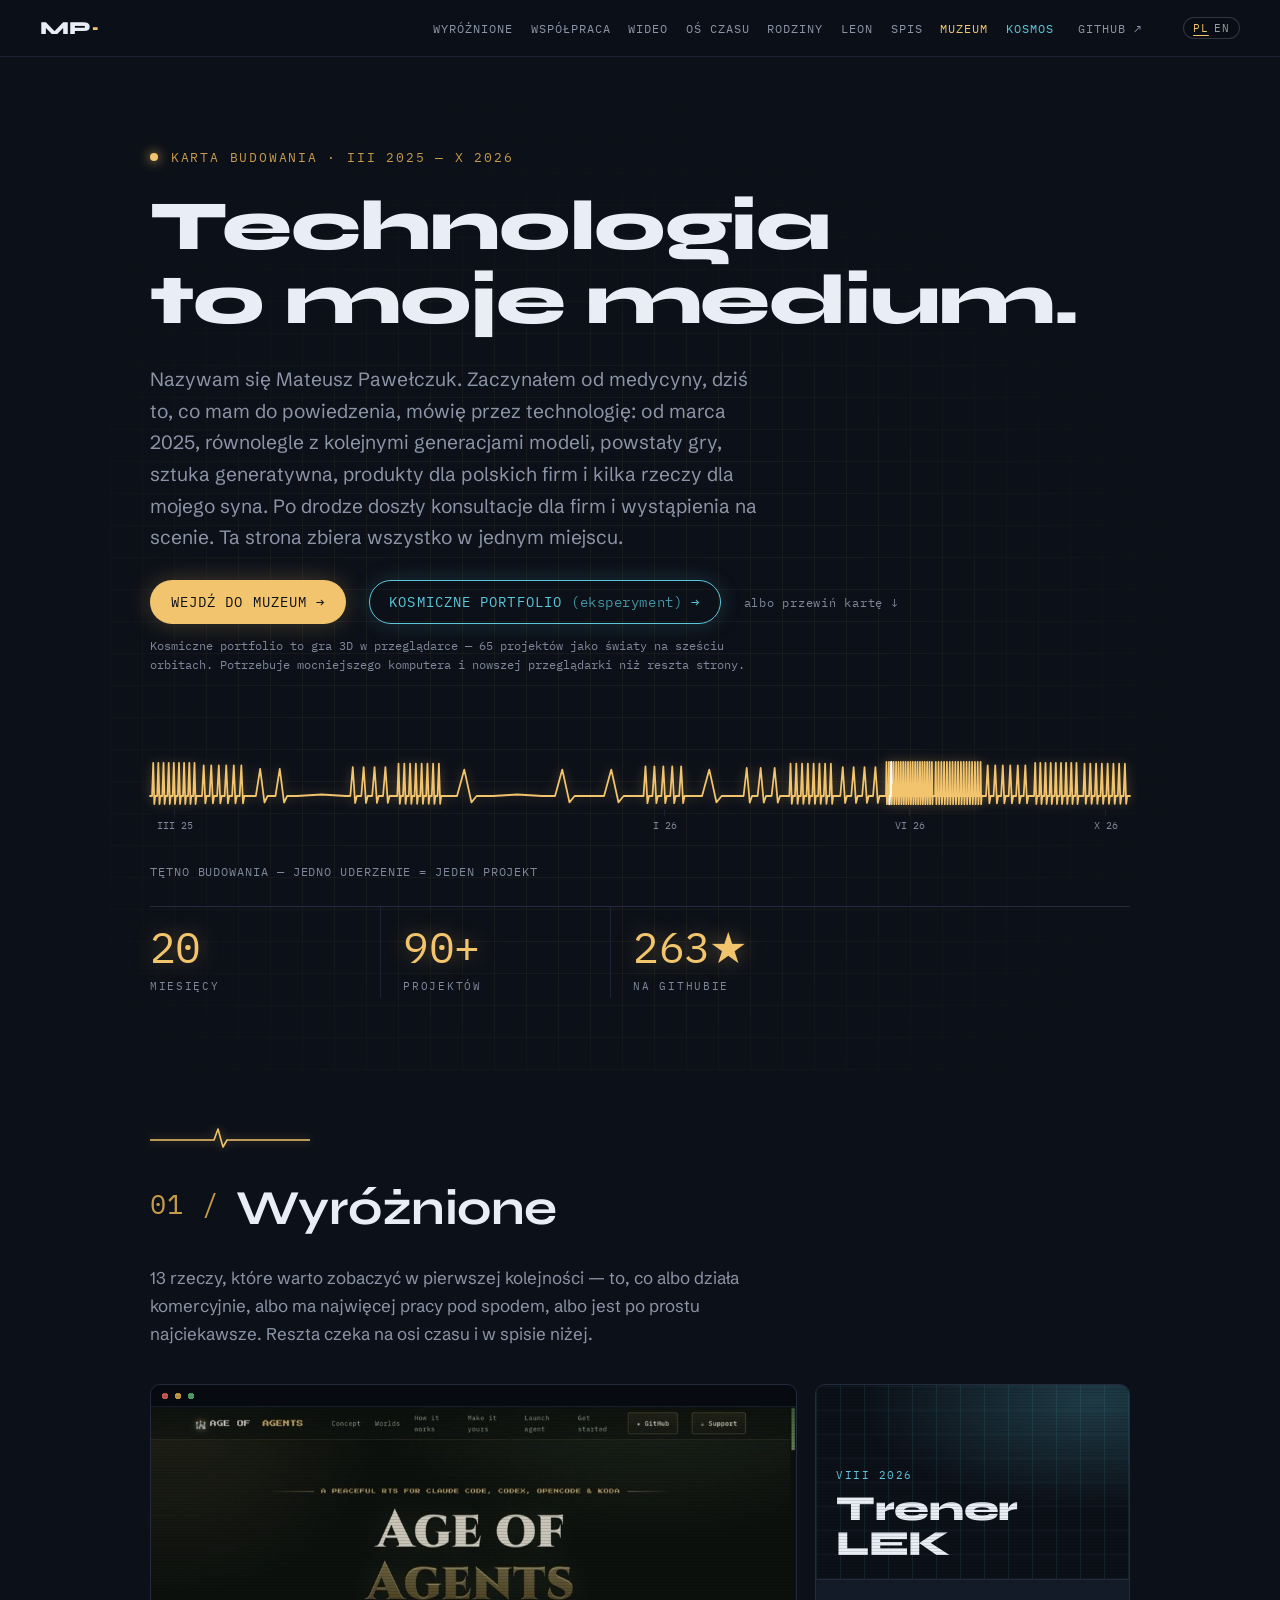
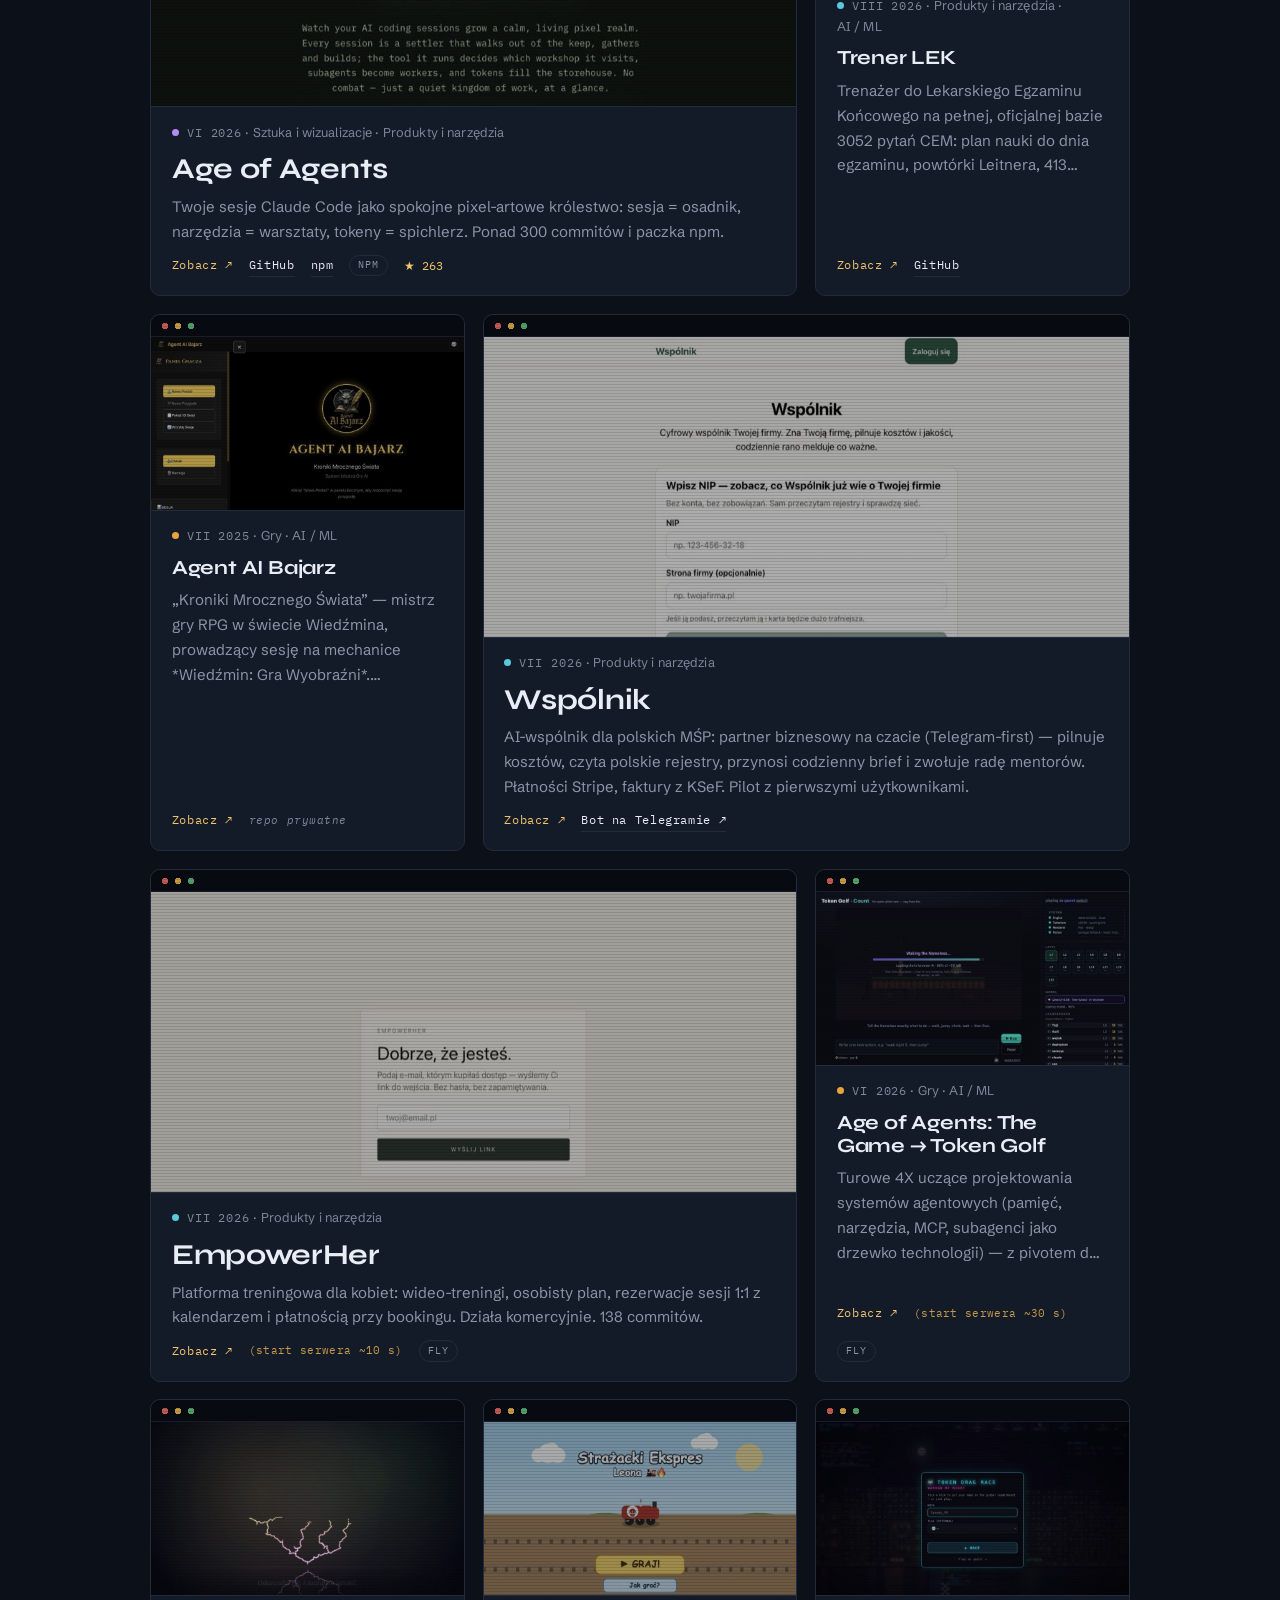
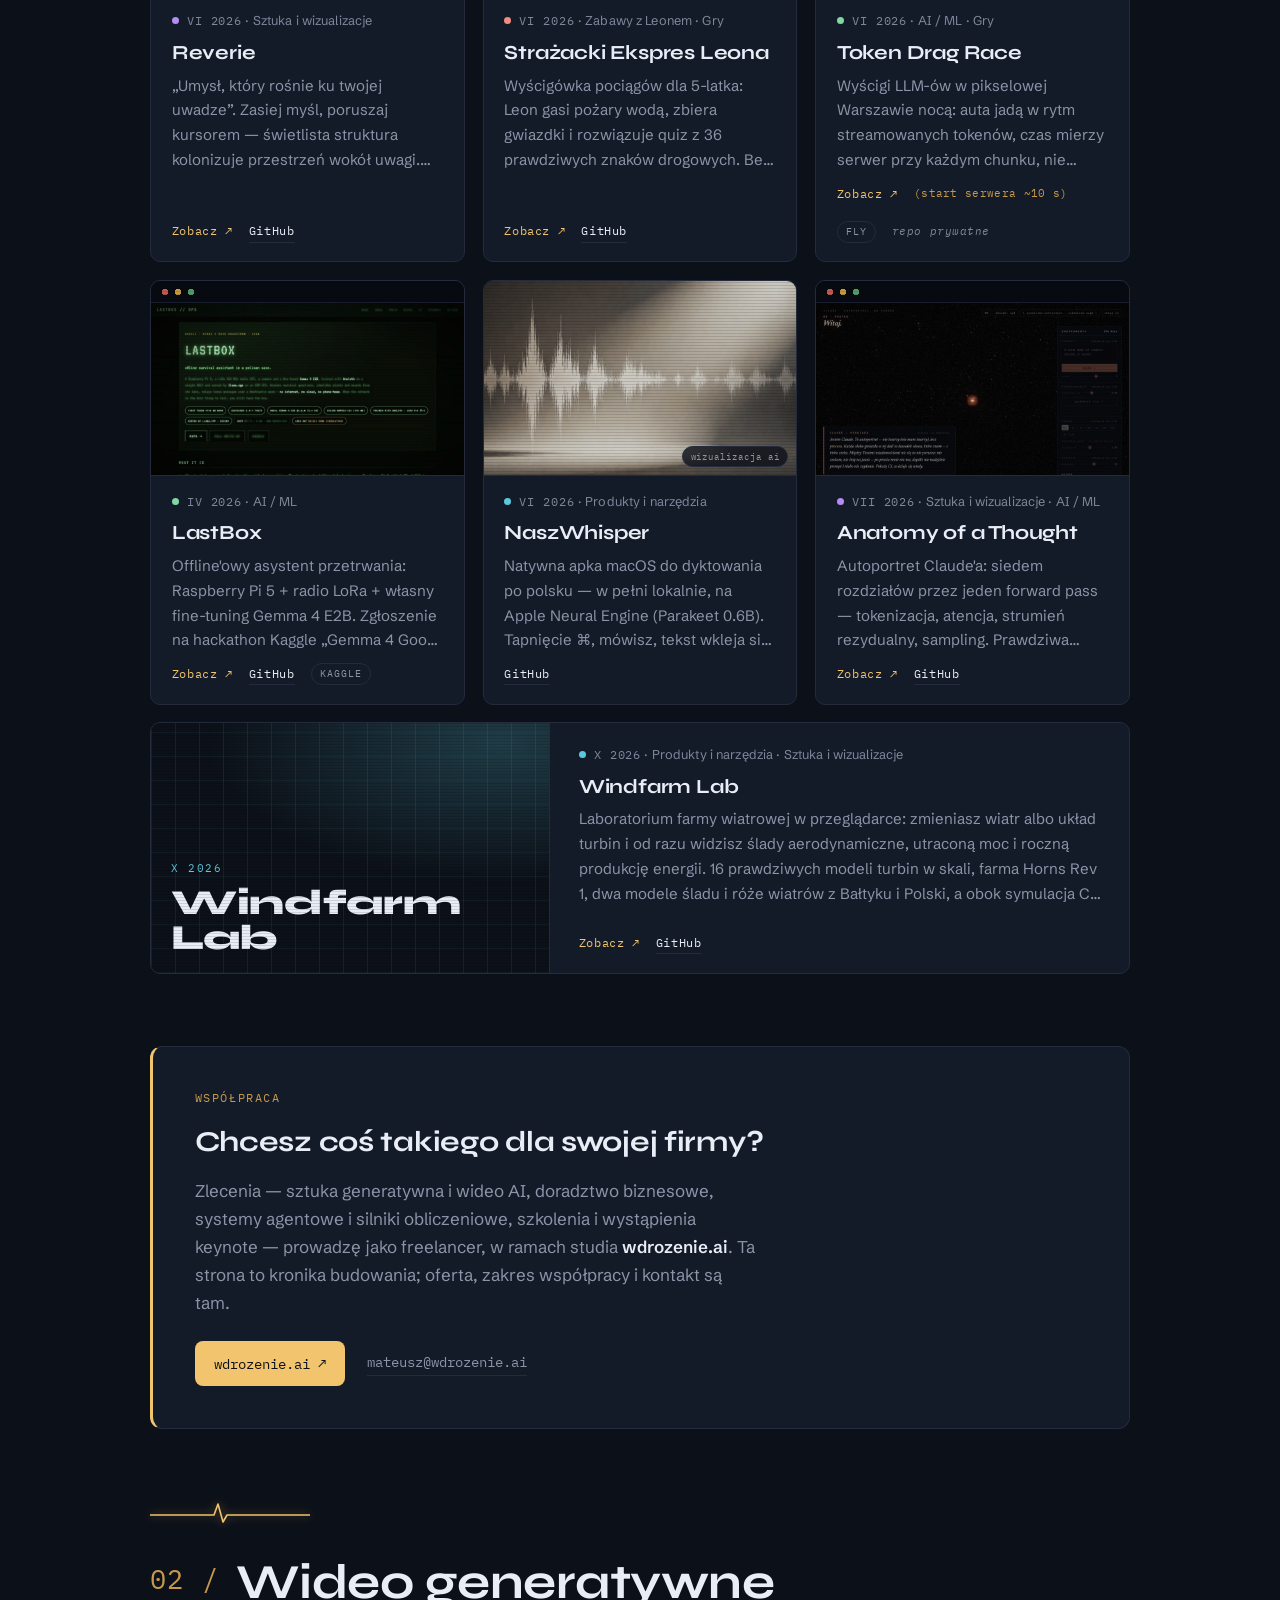
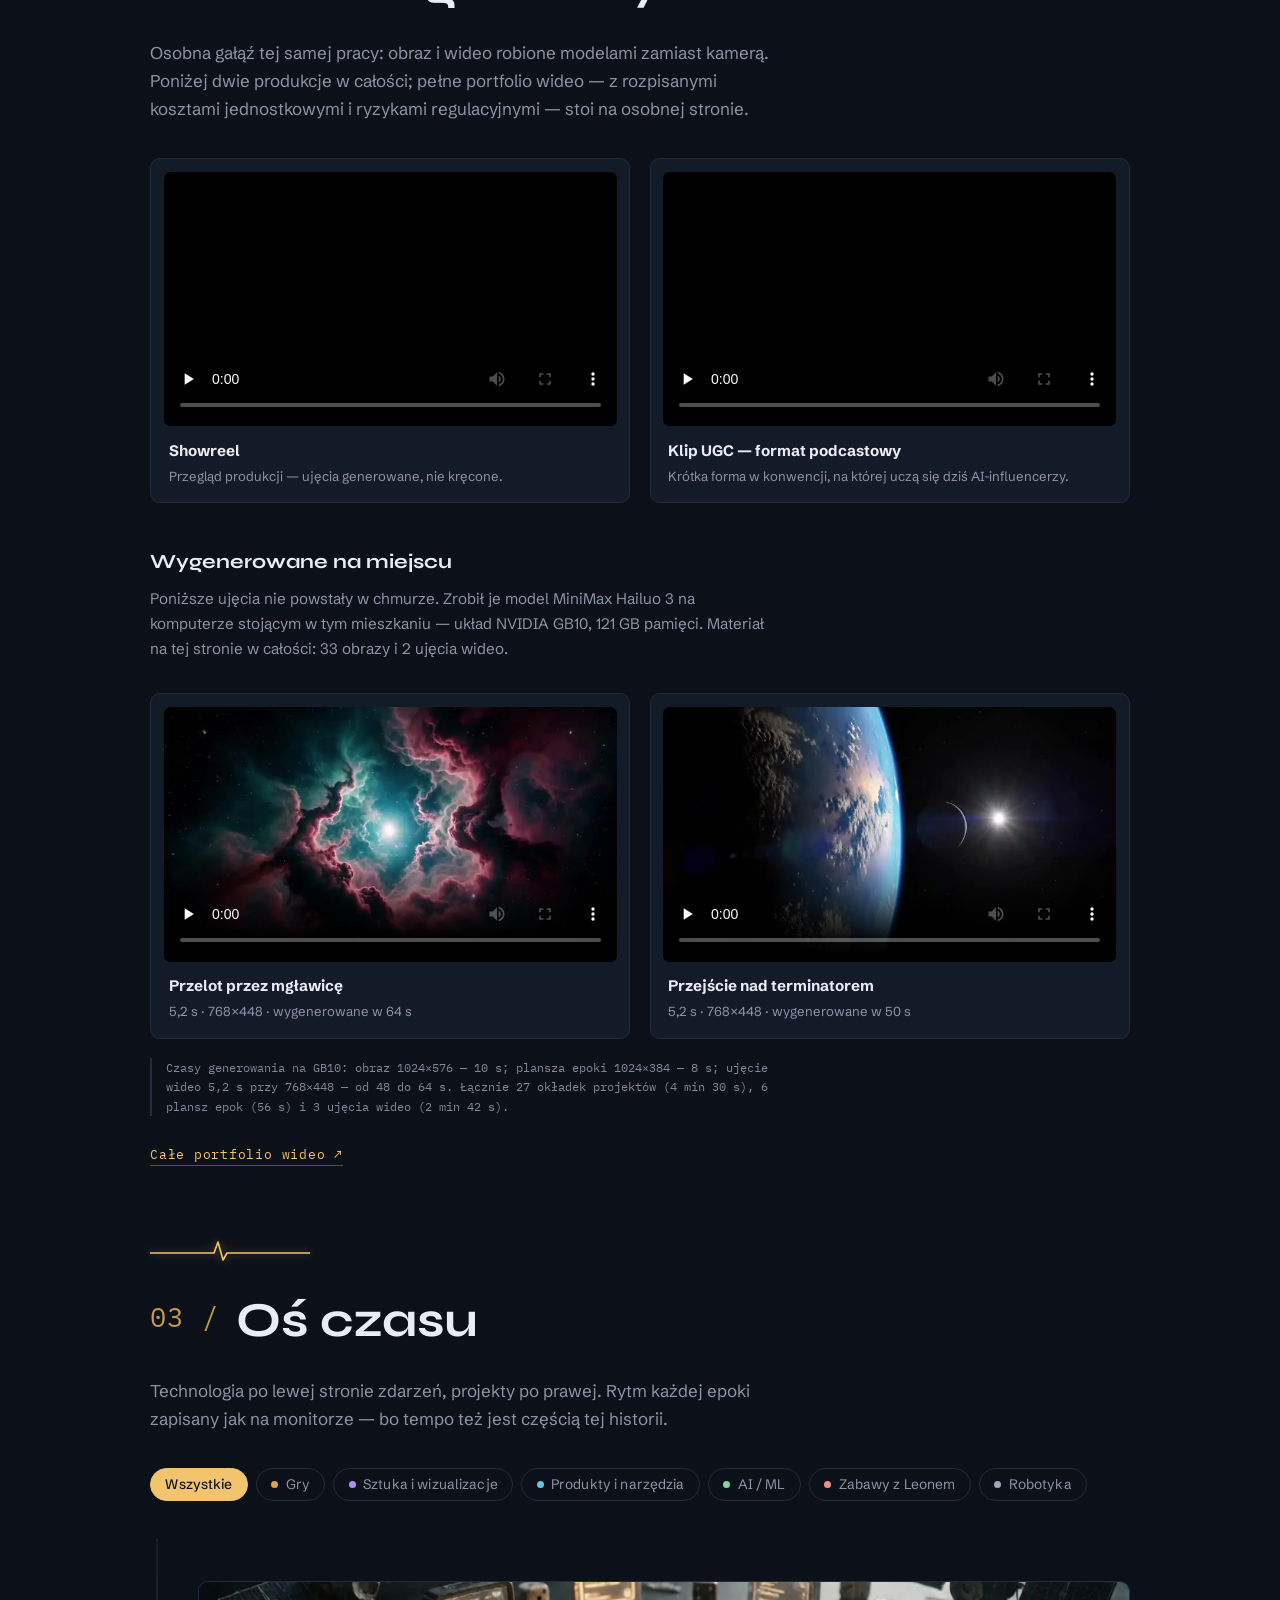
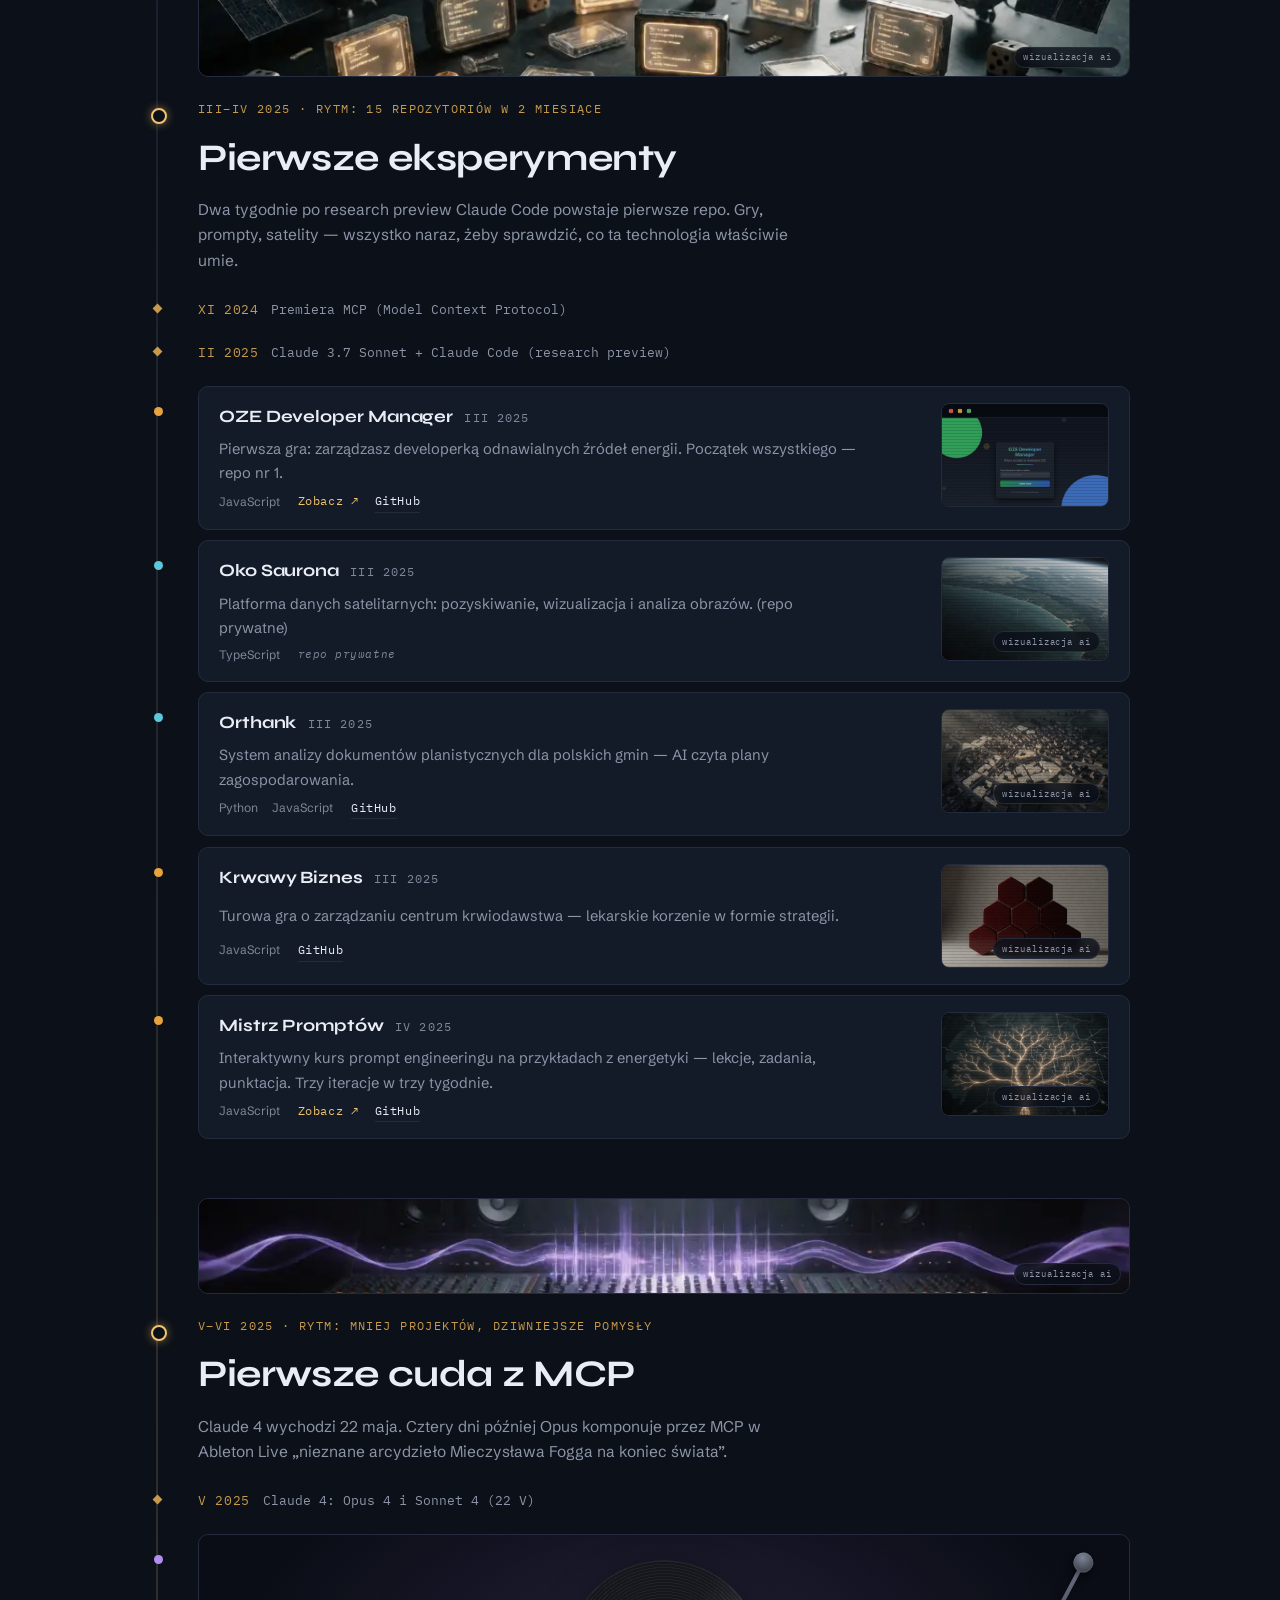
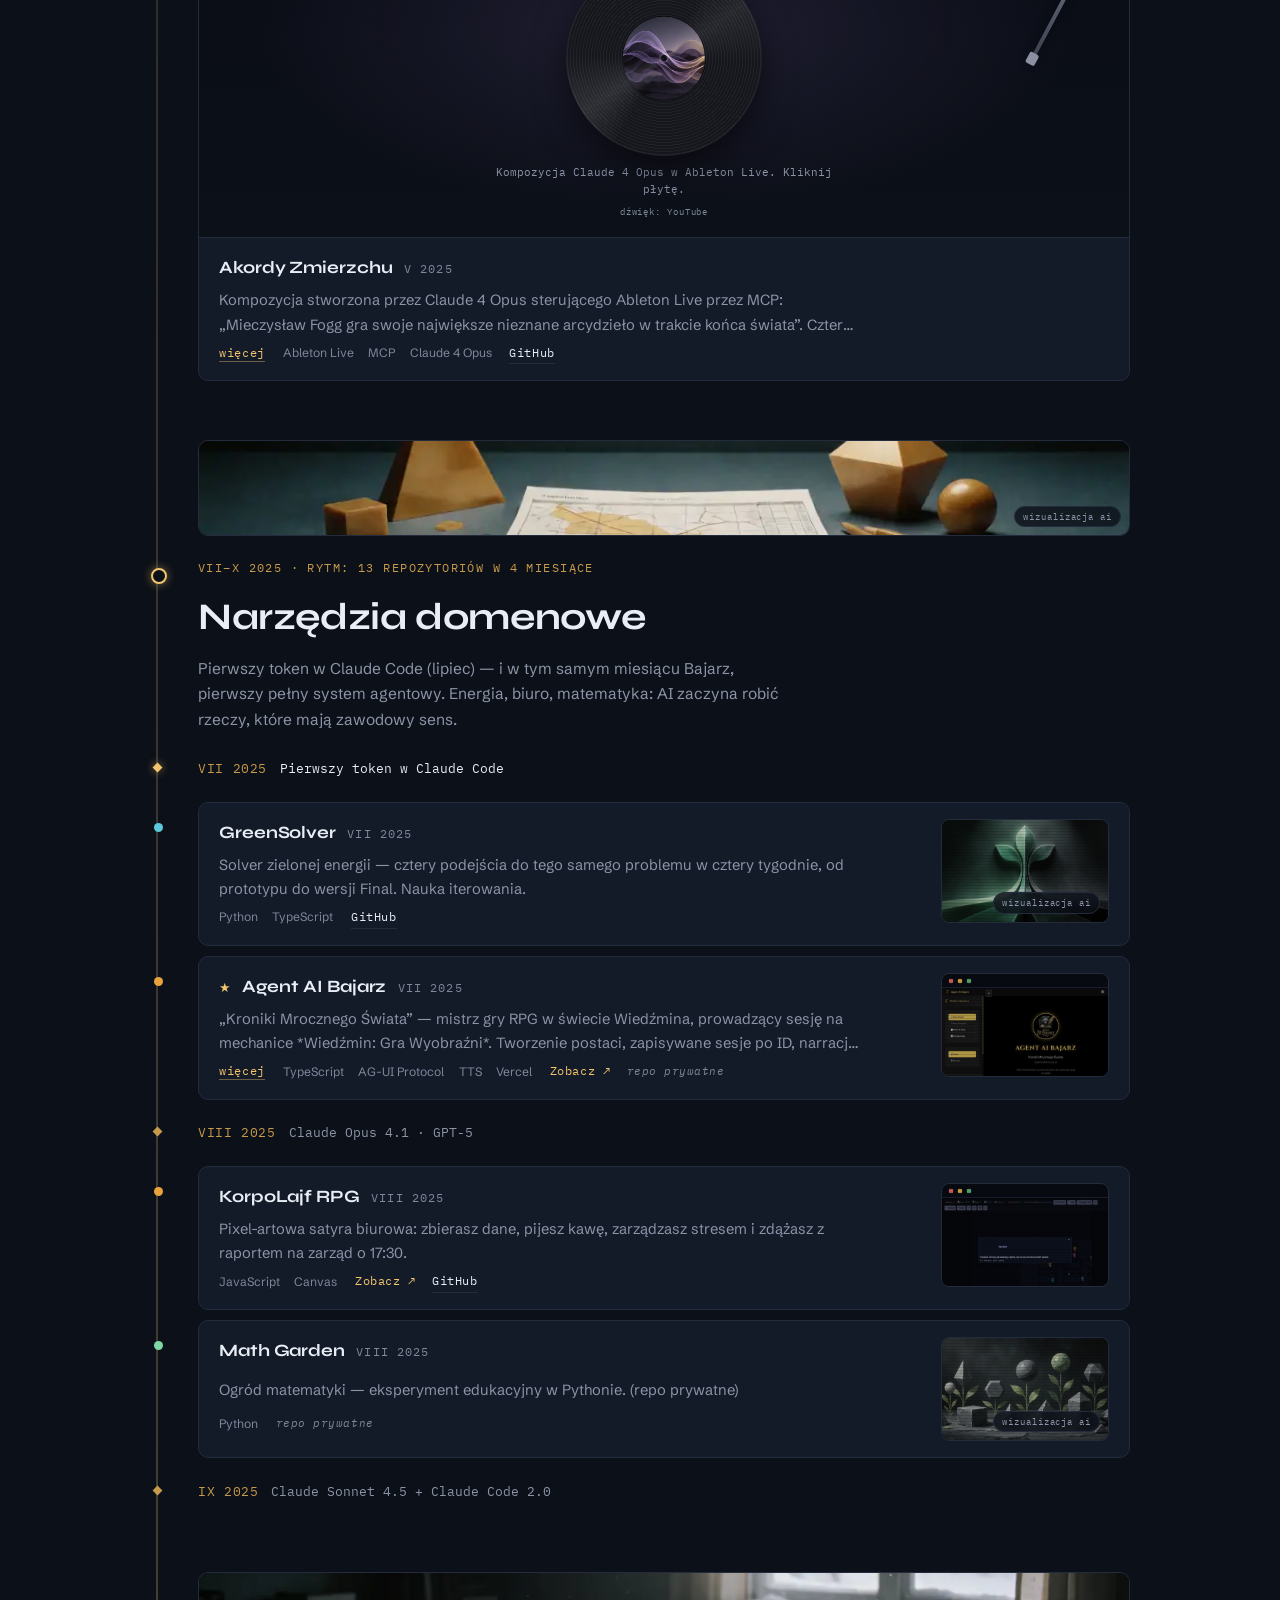
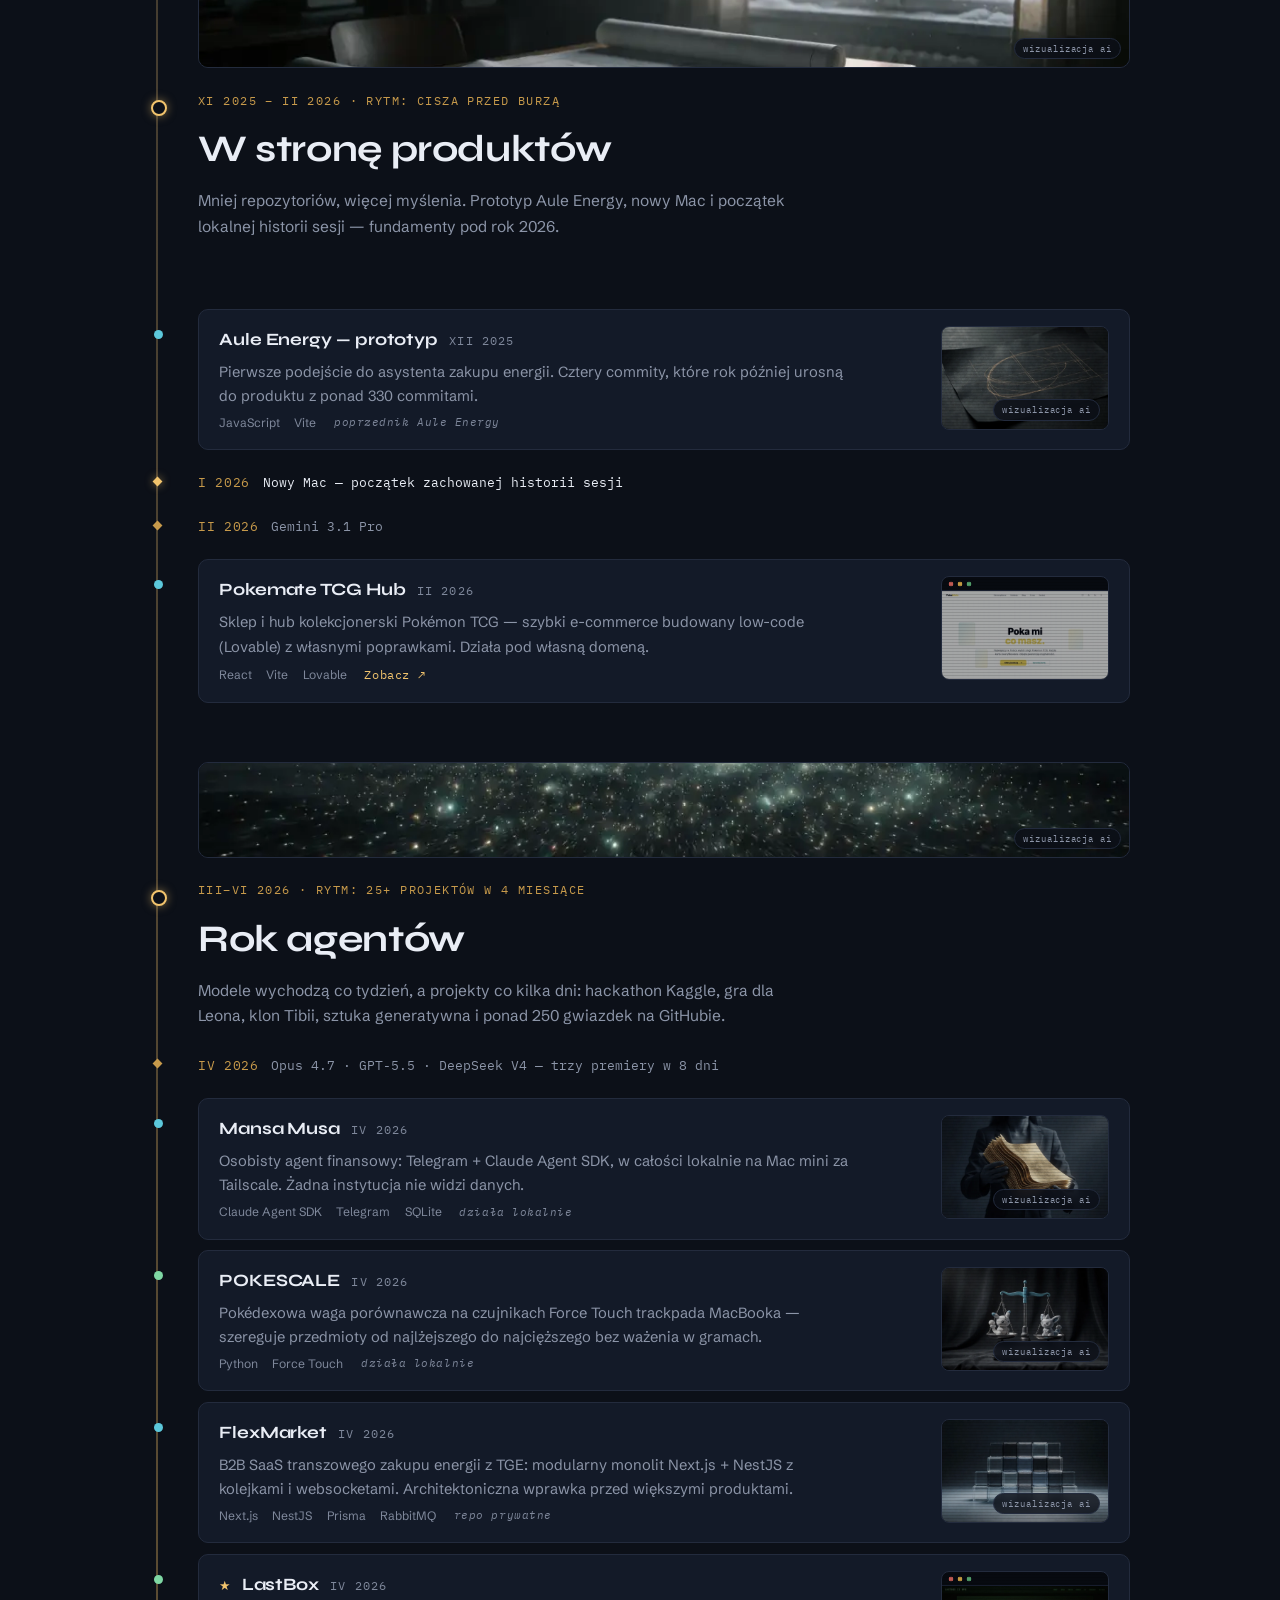
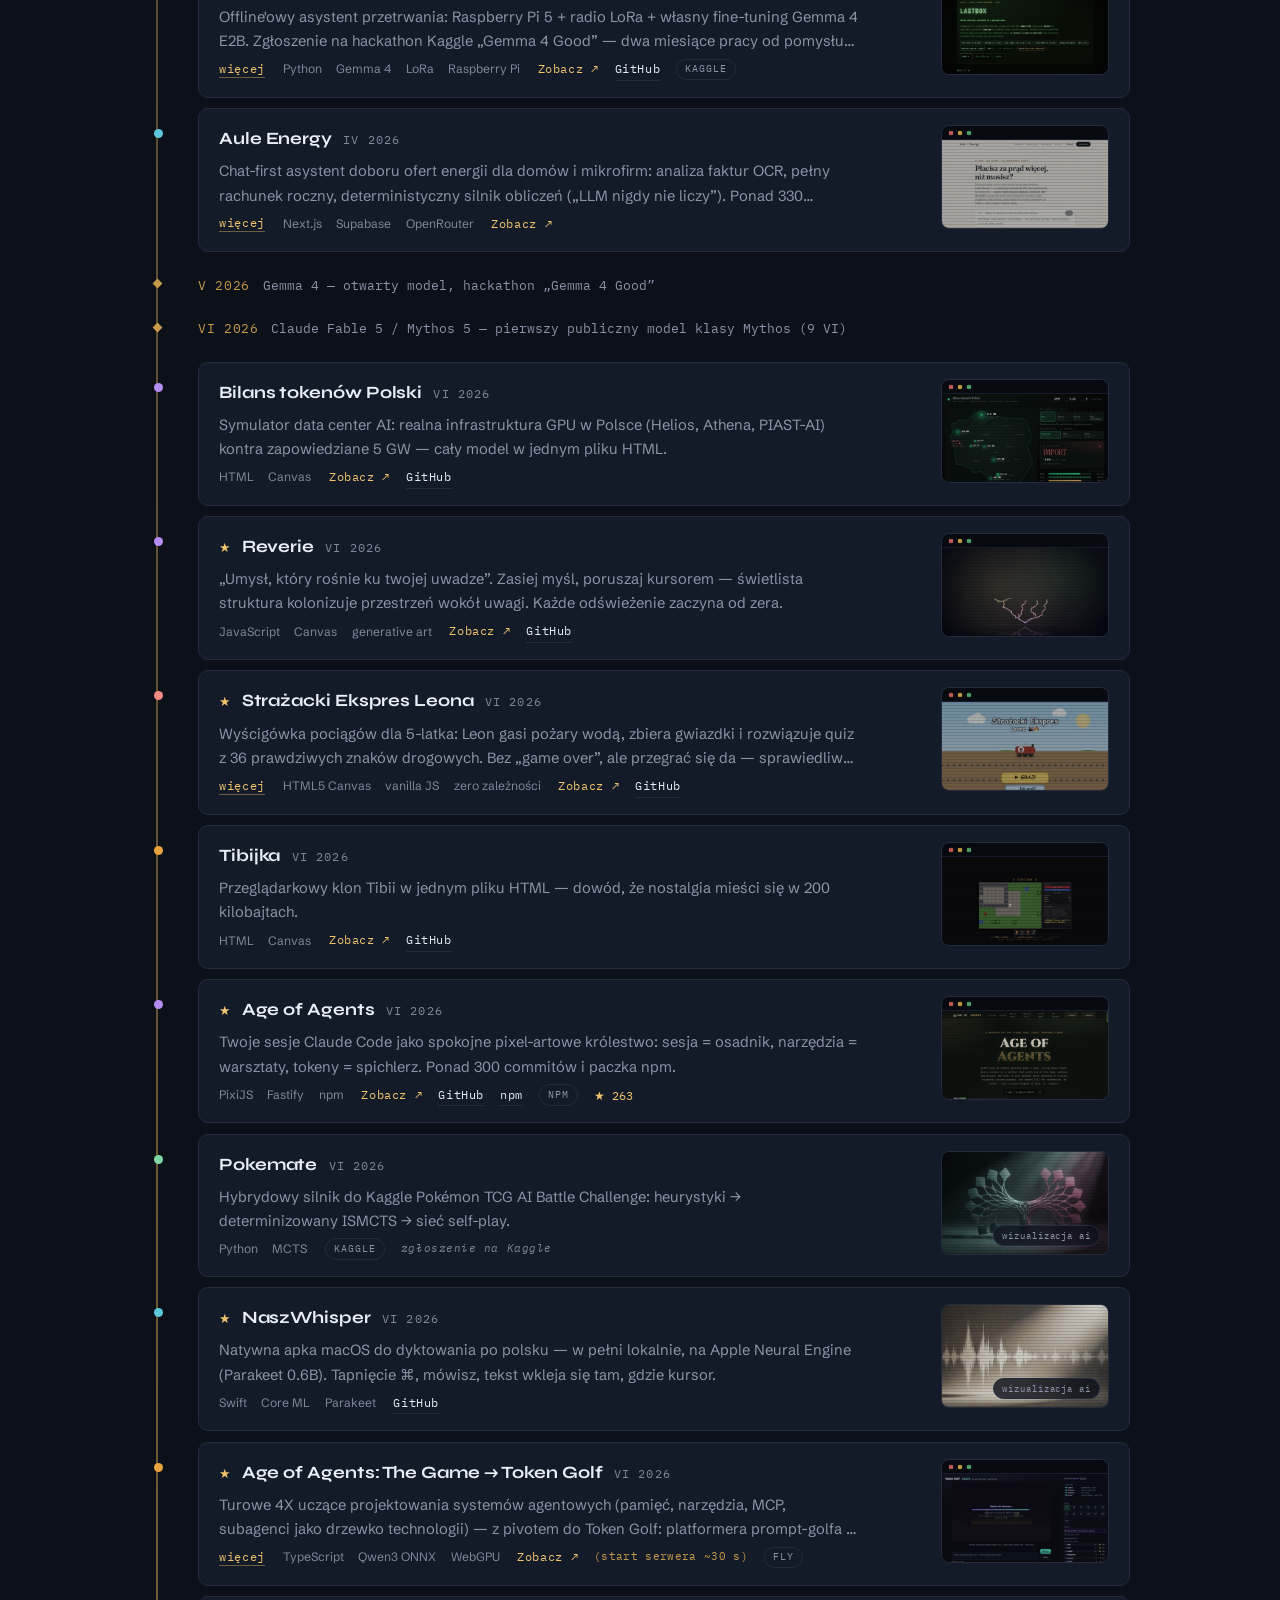
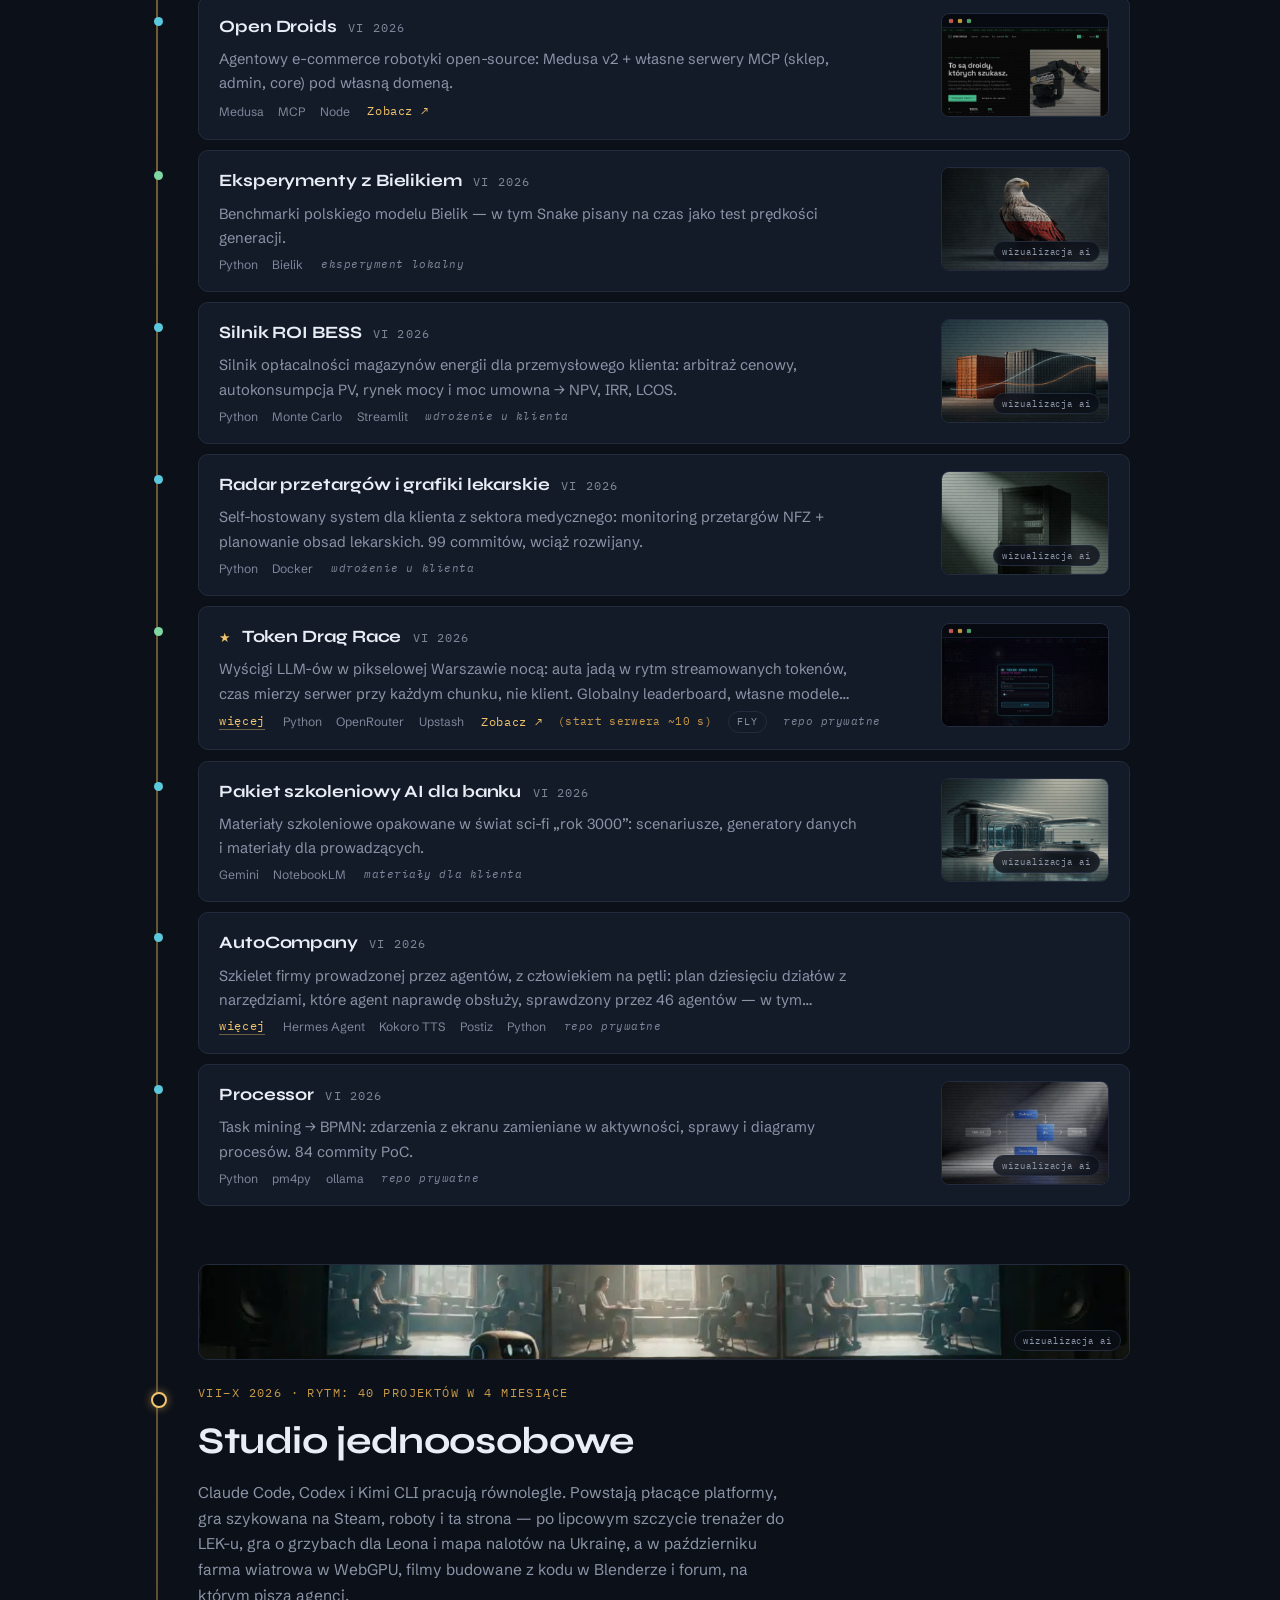
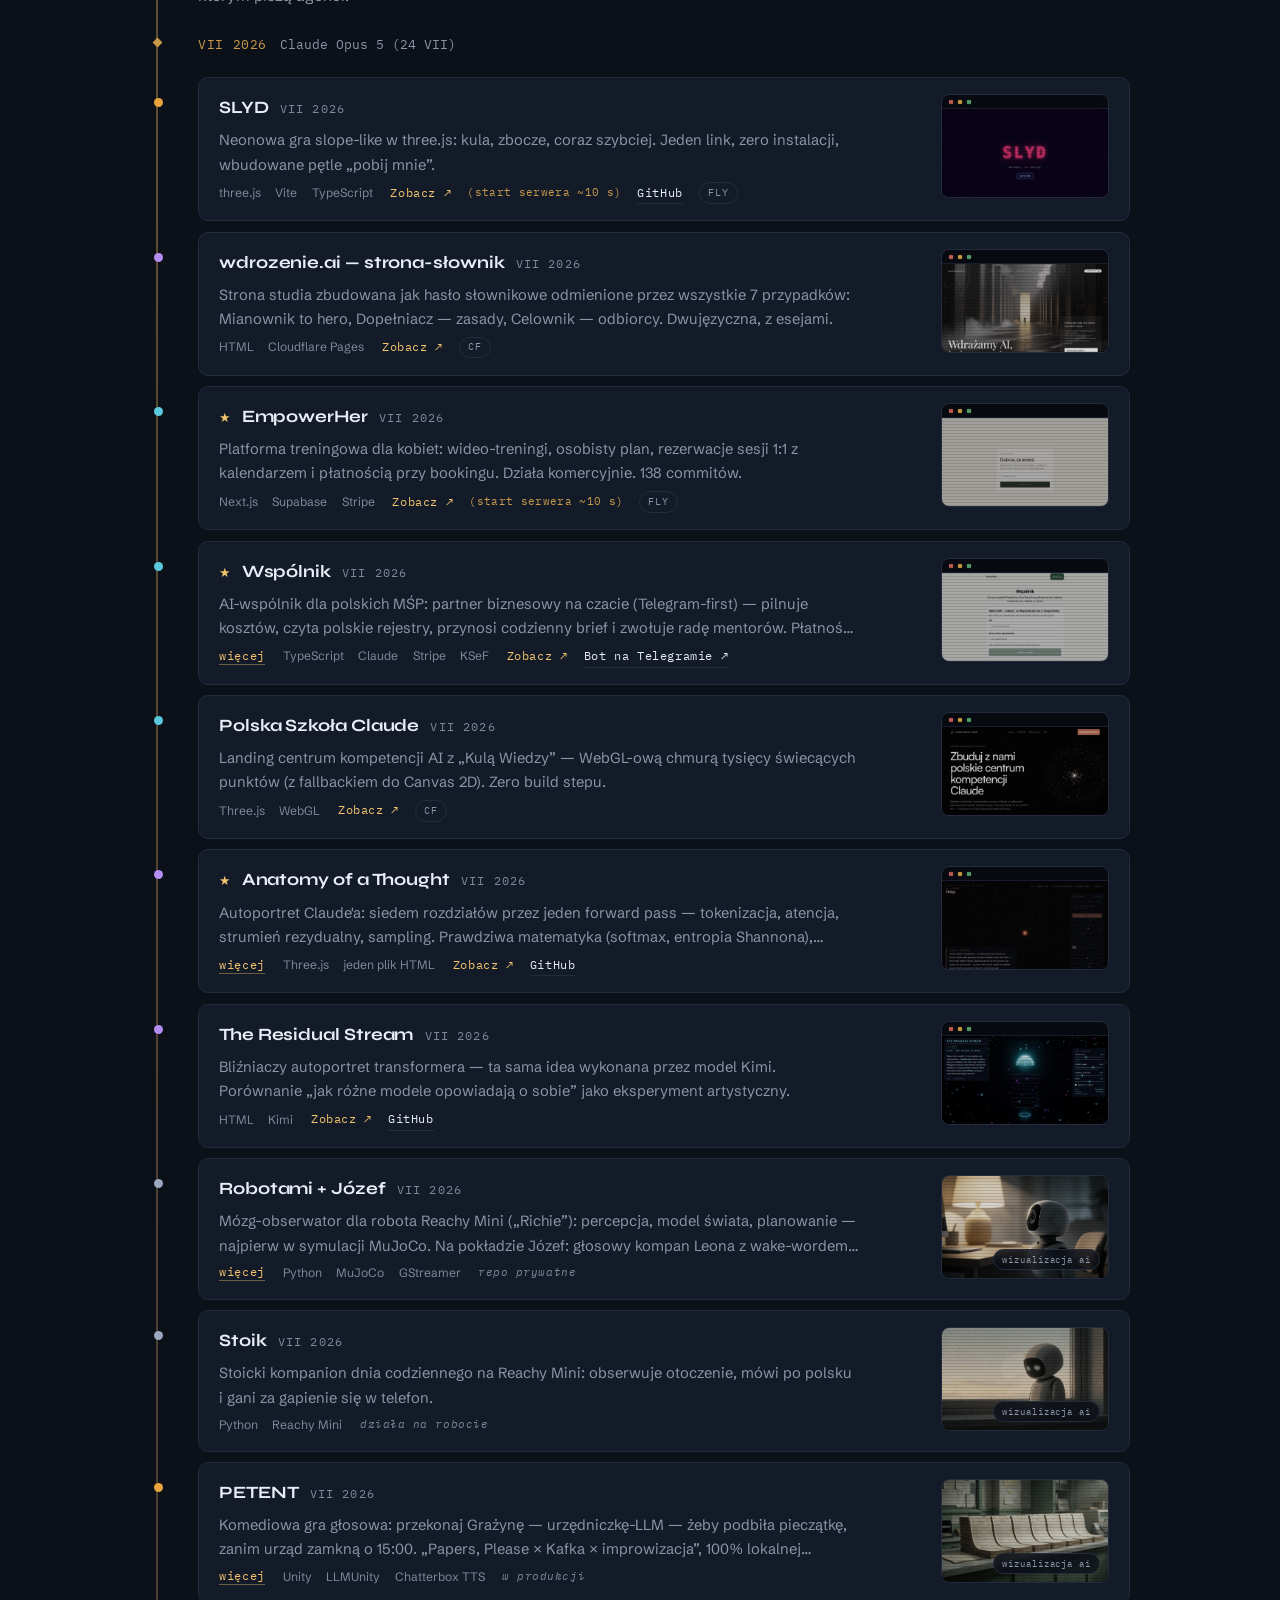
<file: index.html>
<!DOCTYPE html>
<html lang="pl">
<head>
  <meta charset="UTF-8">
  <meta name="viewport" content="width=device-width, initial-scale=1.0">
  <title data-i18n="meta.title">Mateusz Pawełczuk — karta budowania z AI</title>
  <meta name="description" data-i18n-attr="content:meta.desc" content="Karta budowania: gry, sztuka generatywna, produkty i zabawy z Leonem — wszystko, co powstało z AI od marca 2025, na jednej osi czasu z rozwojem technologii.">
  <link rel="canonical" href="https://agentsmill.github.io/">
  <meta name="theme-color" content="#0C1018">
  <meta name="color-scheme" content="dark">
  <!-- Podgląd linku (LinkedIn, Messenger, Slack). Boty nie uruchamiają JS, więc nie
       ma tu liczb, które się starzeją — tylko to, co pozostaje prawdą. -->
  <meta property="og:title" content="Mateusz Pawełczuk — karta budowania z AI">
  <meta property="og:description" content="80+ projektów zbudowanych z AI od marca 2025 — gry, sztuka generatywna, produkty dla polskich firm i rzeczy dla syna. Kardiogram z prawdziwych danych, muzeum 3D i kosmos do przelotu.">
  <meta property="og:type" content="website">
  <meta property="og:url" content="https://agentsmill.github.io/">
  <meta property="og:site_name" content="Mateusz Pawełczuk">
  <meta property="og:locale" content="pl_PL">
  <meta property="og:locale:alternate" content="en_GB">
  <meta property="og:image" content="https://agentsmill.github.io/assets/og.jpg">
  <meta property="og:image:width" content="1200">
  <meta property="og:image:height" content="630">
  <meta property="og:image:alt" content="Technologia to moje medium — kardiogram projektów Mateusza Pawełczuka">
  <meta name="twitter:card" content="summary_large_image">
  <link rel="icon" type="image/svg+xml" href="assets/favicon.svg">
  <link rel="preconnect" href="https://fonts.googleapis.com">
  <link rel="preconnect" href="https://fonts.gstatic.com" crossorigin>
  <link href="https://fonts.googleapis.com/css2?family=Syne:wght@700;800&family=Schibsted+Grotesk:ital,wght@0,400;0,500;0,600;1,400&family=IBM+Plex+Mono:wght@400;500&display=swap&subset=latin-ext" rel="stylesheet">
  <link rel="stylesheet" href="css/main.css?v=202610161600">
</head>
<body>

<a class="skip-link" href="#top" data-i18n="a11y.skip">Przejdź do treści</a>

<header class="topbar">
  <a class="monogram" href="#top" aria-label="MP — do góry" data-i18n-attr="aria-label:a11y.top">MP<span class="blip" aria-hidden="true">·</span></a>
  <nav aria-label="Sekcje" data-i18n-attr="aria-label:a11y.nav">
    <a href="#wyroznione" data-i18n="nav.wyroznione">Wyróżnione</a>
    <a href="#wspolpraca" data-i18n="nav.wspolpraca">Współpraca</a>
    <a href="#wideo" data-i18n="nav.wideo">Wideo</a>
    <a href="#os-czasu" data-i18n="nav.oscasu">Oś czasu</a>
    <a href="#rodziny" data-i18n="nav.rodziny">Rodziny</a>
    <a href="#leon" data-i18n="nav.leon">Leon</a>
    <a href="#spis" data-i18n="nav.spis">Spis</a>
    <a class="nav-museum" href="museum.html" data-i18n="nav.muzeum">Muzeum</a>
    <a class="nav-kosmos" href="kosmos.html" data-i18n="nav.kosmos">Kosmos</a>
  </nav>
  <a class="topbar-gh" href="https://github.com/agentsmill" target="_blank" rel="noopener">GitHub <span aria-hidden="true">↗</span></a>
</header>

<main id="top" tabindex="-1">

  <!-- ── Hero: karta budowania ─────────────────────────────────────────── -->
  <section class="hero">
    <p class="eyebrow" id="hero-eyebrow">Karta budowania · III 2025 — X 2026</p>
    <h1 data-i18n-html="hero.h1">Technologia<br>to moje medium.</h1>
    <p class="lead" data-i18n-html="hero.lead">
      Nazywam się Mateusz Pawełczuk. Zaczynałem od medycyny, dziś to, co mam do
      powiedzenia, mówię przez technologię: od marca 2025, równolegle
      z kolejnymi generacjami modeli, powstały gry, sztuka generatywna, produkty
      dla polskich firm i&nbsp;kilka rzeczy dla mojego syna. Po drodze doszły
      konsultacje dla firm i&nbsp;wystąpienia na scenie. Ta strona zbiera
      wszystko w jednym miejscu.
    </p>
    <p class="hero-cta">
      <a class="cta-museum" href="museum.html"><span data-i18n="hero.ctaMuzeum">Wejdź do muzeum</span> <span aria-hidden="true">→</span></a>
      <a class="cta-kosmos" href="kosmos.html"><span data-i18n="hero.ctaKosmos">Kosmiczne portfolio</span> <span class="bez-lamania"><span class="cta-tag" data-i18n="hero.tag">(eksperyment)</span> <span aria-hidden="true">→</span></span></a>
      <a class="cta-scroll" href="#wyroznione" data-i18n="hero.ctaScroll">albo przewiń kartę ↓</a>
    </p>
    <p class="cta-uwaga" id="hero-uwaga">
      Kosmiczne portfolio to gra 3D w przeglądarce — 55 projektów jako światy na sześciu
      orbitach. Potrzebuje mocniejszego komputera i nowszej przeglądarki niż reszta strony.
    </p>

    <figure class="ekg">
      <div id="ekg-chart" role="img" aria-label="Kardiogram: liczba projektów miesięcznie od III 2025 do X 2026"></div>
      <figcaption class="ekg-caption" data-i18n="hero.ekg">tętno budowania — jedno uderzenie = jeden projekt</figcaption>
    </figure>

    <!-- Liczby wylicza js/main.js z danych; tu tylko stan na dzień aktualizacji. -->
    <ul class="vitals" id="vitals" aria-label="Statystyki" data-i18n-attr="aria-label:a11y.vitals">
      <li><b>19</b> miesięcy</li>
      <li><b>80+</b> projektów</li>
      <li><b>263★</b> na GitHubie</li>
    </ul>
  </section>

  <!-- ── Wyróżnione ────────────────────────────────────────────────────── -->
  <section class="featured" id="wyroznione">
    <h2><span class="h-mono">01 /</span> <span data-i18n="sek.wyroznione">Wyróżnione</span></h2>
    <p class="section-lead" id="featured-lead">
      12 rzeczy, które warto zobaczyć w pierwszej kolejności — to,
      co albo działa komercyjnie, albo ma najwięcej pracy pod spodem, albo
      jest po prostu najciekawsze. Reszta czeka na osi czasu i w spisie niżej.
    </p>
    <div class="featured-grid" id="featured-grid"></div>
  </section>

  <!-- ── Współpraca ────────────────────────────────────────────────────── -->
  <aside class="collab" id="wspolpraca" aria-label="Współpraca" data-i18n-attr="aria-label:a11y.collab">
    <p class="collab-kicker" data-i18n="collab.kicker">Współpraca</p>
    <h2 class="collab-title" data-i18n="collab.title">Chcesz coś takiego dla swojej firmy?</h2>
    <p class="collab-lead" data-i18n-html="collab.lead">
      Zlecenia — sztuka generatywna i wideo AI, doradztwo biznesowe, systemy
      agentowe i silniki obliczeniowe, szkolenia i&nbsp;wystąpienia keynote —
      prowadzę jako freelancer, w ramach studia <b translate="no">wdrozenie.ai</b>.
      Ta strona to kronika budowania; oferta, zakres współpracy i&nbsp;kontakt są tam.
    </p>
    <p class="collab-cta">
      <a class="cta-collab" href="https://wdrozenie.ai" target="_blank" rel="noopener" translate="no">wdrozenie.ai <span aria-hidden="true">↗</span></a>
      <a class="cta-mail" href="mailto:mateusz@wdrozenie.ai">mateusz@wdrozenie.ai</a>
    </p>
  </aside>

  <!-- ── Wideo generatywne ─────────────────────────────────────────────── -->
  <section class="wideo" id="wideo">
    <h2><span class="h-mono">02 /</span> <span data-i18n="sek.wideo">Wideo generatywne</span></h2>
    <p class="section-lead" data-i18n="lead.wideo">
      Osobna gałąź tej samej pracy: obraz i wideo robione modelami zamiast kamerą.
      Poniżej dwie produkcje w całości; pełne portfolio wideo — z rozpisanymi
      kosztami jednostkowymi i ryzykami regulacyjnymi — stoi na osobnej stronie.
    </p>

    <div class="wideo-grid">
      <figure class="wideo-karta">
        <video class="wideo-plyta" controls preload="none" playsinline
               poster="https://agentsmill.github.io/ai-video-portfolio/assets/media/showreel-poster.jpg">
          <source src="https://agentsmill.github.io/ai-video-portfolio/assets/media/showreel.mp4" type="video/mp4">
          <span data-i18n="wideo.brak">Twoja przeglądarka nie odtworzy tego pliku.</span>
          <a href="https://agentsmill.github.io/ai-video-portfolio/assets/media/showreel.mp4" data-i18n="wideo.pobierz">Pobierz wideo</a>.
        </video>
        <figcaption>
          <b data-i18n="wideo.showreel">Showreel</b>
          <span data-i18n="wideo.showreelOpis">Przegląd produkcji — ujęcia generowane, nie kręcone.</span>
        </figcaption>
      </figure>

      <figure class="wideo-karta">
        <video class="wideo-plyta" controls preload="none" playsinline
               poster="https://agentsmill.github.io/ai-video-portfolio/assets/media/ugc-poster.jpg">
          <source src="https://agentsmill.github.io/ai-video-portfolio/assets/media/ugc-podcast.mp4" type="video/mp4">
          <span data-i18n="wideo.brak">Twoja przeglądarka nie odtworzy tego pliku.</span>
          <a href="https://agentsmill.github.io/ai-video-portfolio/assets/media/ugc-podcast.mp4" data-i18n="wideo.pobierz">Pobierz wideo</a>.
        </video>
        <figcaption>
          <b data-i18n="wideo.ugc">Klip UGC — format podcastowy</b>
          <span data-i18n="wideo.ugcOpis">Krótka forma w konwencji, na której uczą się dziś AI-influencerzy.</span>
        </figcaption>
      </figure>
    </div>

    <h3 class="wideo-podtytul" data-i18n="wideo.lokalne">Wygenerowane na miejscu</h3>
    <p class="wideo-lead" data-i18n="wideo.lokalneOpis">
      Poniższe ujęcia nie powstały w chmurze. Zrobił je model MiniMax Hailuo 3
      na komputerze stojącym w tym mieszkaniu — układ NVIDIA GB10, 121 GB pamięci.
      Materiał na tej stronie w całości: 33 obrazy i 2 ujęcia wideo.
    </p>

    <div class="wideo-grid">
      <figure class="wideo-karta">
        <video class="wideo-plyta" controls preload="none" playsinline poster="assets/wideo/mglawica.webp">
          <source src="assets/wideo/mglawica.mp4" type="video/mp4">
        </video>
        <figcaption>
          <b data-i18n="wideo.mglawica">Przelot przez mgławicę</b>
          <span data-i18n="wideo.mglawicaOpis">5,2 s · 768×448 · wygenerowane w 64 s</span>
        </figcaption>
      </figure>

      <figure class="wideo-karta">
        <video class="wideo-plyta" controls preload="none" playsinline poster="assets/wideo/orbita.webp">
          <source src="assets/wideo/orbita.mp4" type="video/mp4">
        </video>
        <figcaption>
          <b data-i18n="wideo.orbita">Przejście nad terminatorem</b>
          <span data-i18n="wideo.orbitaOpis">5,2 s · 768×448 · wygenerowane w 50 s</span>
        </figcaption>
      </figure>
    </div>

    <p class="wideo-czasy" data-i18n="wideo.czasy">
      Czasy generowania na GB10: obraz 1024×576 — 10 s; plansza epoki 1024×384 — 8 s;
      ujęcie wideo 5,2 s przy 768×448 — od 48 do 64 s. Łącznie 27 okładek projektów
      (4 min 30 s), 6 plansz epok (56 s) i 3 ujęcia wideo (2 min 42 s).
    </p>

    <p class="wideo-cta">
      <a class="cta-wideo" href="https://agentsmill.github.io/ai-video-portfolio/" target="_blank" rel="noopener">
        <span data-i18n="wideo.cta">Całe portfolio wideo</span> <span aria-hidden="true">↗</span>
      </a>
    </p>
  </section>

  <!-- ── Oś czasu ──────────────────────────────────────────────────────── -->
  <section class="timeline-section" id="os-czasu">
    <h2><span class="h-mono">03 /</span> <span data-i18n="sek.oscasu">Oś czasu</span></h2>
    <p class="section-lead" data-i18n="lead.oscasu">
      Technologia po lewej stronie zdarzeń, projekty po prawej. Rytm każdej epoki
      zapisany jak na monitorze — bo tempo też jest częścią tej historii.
    </p>
    <div class="filters" id="filters" role="group" aria-label="Filtruj według kategorii" data-i18n-attr="aria-label:a11y.filters"></div>
    <div class="timeline" id="timeline"></div>
  </section>

  <!-- ── Rodziny projektów ─────────────────────────────────────────────── -->
  <section class="lineages" id="rodziny">
    <h2><span class="h-mono">04 /</span> <span data-i18n="sek.rodziny">Rodziny projektów</span></h2>
    <p class="section-lead" data-i18n="lead.rodziny">
      Rzadko co powstaje od zera. Ten sam problem wraca w kolejnych wcieleniach,
      a projekty wyrastają jedne z drugich — czasem po kilku dniach, czasem po roku.
    </p>
    <div class="lineage-list" id="lineage-list"></div>

    <h3 class="threads-head" data-i18n="h3.watki">Wątki w poprzek</h3>
    <p class="section-lead" data-i18n="lead.watki">
      Nie chronologia, tylko powracające obsesje — widać je dopiero, gdy ułożyć
      wszystko obok siebie.
    </p>
    <div class="thread-grid" id="thread-grid"></div>
  </section>

  <!-- ── Zabawy z Leonem ───────────────────────────────────────────────── -->
  <section class="leon" id="leon">
    <h2><span class="h-mono">05 /</span> <span data-i18n="sek.leon">Zabawy z Leonem</span></h2>
    <p class="section-lead" data-i18n="lead.leon">
      Najważniejszy użytkownik ma pięć lat i konkretne wymagania: pociągi, pożary
      i&nbsp;żadnego czytania. Testy odbiorcze bezlitosne, feedback natychmiastowy.
    </p>
    <div class="leon-grid">
      <article class="leon-card">
        <div class="leon-emoji" aria-hidden="true">🚂</div>
        <h3 data-i18n="h3.ekspres">Strażacki Ekspres Leona</h3>
        <p data-i18n="leon.ekspres">
          Wyścigówka pociągów: gasisz pożary wodą, zbierasz gwiazdki, a na stacjach
          rozwiązujesz quiz z 36 prawdziwych polskich znaków drogowych. Zaprojektowana
          tak, żeby dało się przegrać z królikami — ale nigdy nie ma „game over”,
          jest medal i zachęta. Bohater to wąsaty hydraulik-strażak. Celowo nie Mario.
        </p>
        <p class="leon-links">
          <a href="https://agentsmill.github.io/strazacki-ekspres-leona/" target="_blank" rel="noopener"><span data-i18n="leon.zagraj">Zagraj</span> <span aria-hidden="true">↗</span></a>
          <a href="https://github.com/agentsmill/strazacki-ekspres-leona" target="_blank" rel="noopener" data-i18n="leon.kod">Kod źródłowy</a>
        </p>
      </article>
      <article class="leon-card">
        <div class="leon-emoji" aria-hidden="true">🤖</div>
        <h3 data-i18n="h3.jozef">Józef na robocie Richie</h3>
        <p data-i18n="leon.jozef">
          Reachy Mini z własnym mózgiem-obserwatorem i głosowym kompanem Józefem:
          wake-word „Hej Józef”, tłumaczenia, fonetyka, small talk — z warstwą
          bezpieczeństwa i dziennikiem dla rodzica. Robot przyjechał w lipcu,
          Leon przywitał go po imieniu.
        </p>
        <p class="leon-links">
          <span class="leon-access" data-i18n="leon.jozefAccess">repo prywatne — robot stoi w salonie</span>
        </p>
      </article>
      <article class="leon-card">
        <div class="leon-emoji" aria-hidden="true">🐿️</div>
        <h3 data-i18n="h3.wiewiorka">Wiewiórka Leona</h3>
        <p data-i18n="leon.wiewiorka">
          Leśny labirynt w 3D i wiewiórka, która zbiera borowiki. Tuż obok rosną muchomory
          i goryczaki bez żadnych znaczników, więc wybór należy do oczu. Za zły grzyb jest
          kichnięcie i strona atlasu z prawdziwym zdjęciem — nigdy ekran porażki. Działa
          na telefonie, pionowo i poziomo.
        </p>
        <p class="leon-links">
          <a href="https://agentsmill.github.io/WiewiorkiLeona/" target="_blank" rel="noopener"><span data-i18n="leon.zagraj">Zagraj</span> <span aria-hidden="true">↗</span></a>
          <a href="https://github.com/agentsmill/WiewiorkiLeona" target="_blank" rel="noopener" data-i18n="leon.kod">Kod źródłowy</a>
        </p>
      </article>
    </div>
  </section>

  <!-- ── Spis wszystkiego ──────────────────────────────────────────────── -->
  <section class="index" id="spis">
    <h2><span class="h-mono">06 /</span> <span data-i18n="sek.spis">Spis wszystkiego</span></h2>
    <p class="section-lead" id="index-lead"></p>
    <input type="search" id="index-filter" class="index-filter" name="q"
           autocomplete="off" spellcheck="false" enterkeyhint="search"
           placeholder="Szukaj po nazwie, technologii albo opisie…"
           aria-label="Filtruj listę projektów"
           data-i18n-attr="placeholder:ui.szukaj;aria-label:a11y.search">
    <p class="index-count" id="index-count" role="status" aria-live="polite"></p>
    <div class="index-grid" id="index-grid"></div>
    <p class="index-empty" id="index-empty" hidden data-i18n="ui.brak">Nic nie pasuje do tego wyszukiwania.</p>
  </section>

  <!-- ── Archiwum ──────────────────────────────────────────────────────── -->
  <section class="archive" id="archiwum">
    <h2><span class="h-mono">07 /</span> <span data-i18n="sek.archiwum">Archiwum</span></h2>
    <p class="section-lead" data-i18n="lead.archiwum">
      Nie wszystko było na wystawę — ale wszystko było praktyką. Eksperymenty,
      wprawki i narzędzia robocze, jednym wierszem każde.
    </p>
    <div class="archive-list" id="archive-list"></div>
  </section>

</main>

<footer class="footer">
  <div class="footer-inner">
    <p class="footer-contact">
      <a href="mailto:mateusz@wdrozenie.ai">mateusz@wdrozenie.ai</a>
      <a href="https://github.com/agentsmill" target="_blank" rel="noopener" translate="no">github.com/agentsmill</a>
      <a href="https://wdrozenie.ai" target="_blank" rel="noopener" translate="no">wdrozenie.ai</a>
      <!-- pawelczuk.com schowany 30 IX 2026: Lovable pokazuje tam „Build incomplete” (HTTP 404).
           Po naprawie buildu przywróć:
           <a href="https://pawelczuk.com" target="_blank" rel="noopener" translate="no">pawelczuk.com</a> -->
    </p>
    <p class="footer-meta" data-i18n="footer.meta">
      Tę stronę również zbudował AI — Claude Fable 5, w jedną sesję, 4 sierpnia 2026;
      aktualizacje z 30 września i 16 października zrobił Claude Opus 5.5. Daty i liczby pochodzą
      z GitHub API oraz lokalnych repozytoriów; linki sprawdzone 16 X 2026. Kardiogram to prawdziwe dane.
    </p>
  </div>
</footer>

<noscript>
  <p style="max-width:640px;margin:2rem auto;padding:1rem;font-family:monospace;">
    Ta strona renderuje listę projektów JavaScriptem. Bez JS zajrzyj prosto na
    <a href="https://github.com/agentsmill">github.com/agentsmill</a>.
  </p>
</noscript>

<script src="js/projects-data.js?v=202610161600"></script>
<script src="js/i18n.js?v=202610161600"></script>
<script src="js/main.js?v=202610161600"></script>
<script src="js/gramofon.js?v=202610161600"></script>
</body>
</html>
</file>
<file: css/main.css>
/* ── Omniportfolio — karta budowania ─────────────────────────────────────────
   Tokeny: noc szpitalna + bursztynowy fosfor monitora. Syne / Schibsted / Plex Mono. */

:root {
  color-scheme: dark;         /* paski przewijania i pole wyszukiwania w ciemnym motywie */
  --bg: #0C1018;
  --bg-raised: #131A28;
  --bg-raised-2: #182134;
  --ink: #E9EDF5;
  --ink-dim: #8C95A8;
  --ink-faint: #7F889B;       /* 5,35:1 na --bg; poprzednie #5A6376 miało 3,16:1 i nie przechodziło AA */
  --pulse: #F2C46D;
  --pulse-dim: #C79A4B;
  --kosmos: #5CC8DB;          /* akcent gry Kosmos, zgodny z --k-akcent w css/kosmos.css */
  --line: #232B3D;
  --line-soft: #1A2233;
  --grid: rgba(242, 196, 109, 0.055);              /* linia papieru wykresu */
  --glow: 0 0 22px rgba(242, 196, 109, 0.38);      /* poświata odczytów monitora */

  --c-gry: #E8A33D;
  --c-sztuka: #B48CF2;
  --c-produkty: #5CC8DB;
  --c-aiml: #7FD8A4;
  --c-leon: #F28B82;
  --c-robotyka: #9AA7BC;

  --font-display: "Syne", "Schibsted Grotesk", system-ui, sans-serif;
  --font-body: "Schibsted Grotesk", system-ui, -apple-system, sans-serif;
  --font-mono: "IBM Plex Mono", ui-monospace, "SF Mono", monospace;

  --maxw: 1060px;
  --pad: clamp(1.1rem, 4vw, 2.5rem);
}

* { margin: 0; padding: 0; box-sizing: border-box; }

/* scroll-padding-top: lepki pasek zasłaniał nagłówek każdej sekcji po skoku z nawigacji. */
html { scroll-behavior: smooth; scroll-padding-top: 4.5rem; }
@media (prefers-reduced-motion: reduce) { html { scroll-behavior: auto; } }

body {
  background: var(--bg);
  color: var(--ink);
  font-family: var(--font-body);
  font-size: 1.0625rem;
  line-height: 1.65;
  -webkit-font-smoothing: antialiased;
}

::selection { background: var(--pulse); color: #14100a; }

a { color: inherit; }
:focus-visible { outline: 2px solid var(--pulse); outline-offset: 3px; border-radius: 2px; }
#top:focus { outline: none; }   /* cel odnośnika „przejdź do treści” — fokus programowy, nie z klawiatury */
h1, h2, h3 { text-wrap: balance; }
button, .chip { touch-action: manipulation; }

/* Odnośnik „przejdź do treści”: niewidoczny, dopóki klawiatura na niego nie trafi. */
.skip-link {
  position: absolute; left: .75rem; top: -3.5rem; z-index: 60;
  background: var(--pulse); color: var(--bg); text-decoration: none;
  font-family: var(--font-mono); font-size: .8rem; letter-spacing: .04em;
  padding: .55rem .95rem; border-radius: 8px;
}
.skip-link:focus { top: .75rem; }

/* ── Topbar ── */
.topbar {
  position: sticky; top: 0; z-index: 40;
  display: flex; align-items: center; gap: 1.5rem;
  padding: 0.8rem var(--pad);
  background: color-mix(in srgb, var(--bg) 82%, transparent);
  backdrop-filter: blur(10px);
  -webkit-backdrop-filter: blur(10px);
  border-bottom: 1px solid var(--line-soft);
}
.monogram {
  font-family: var(--font-display); font-weight: 800; font-size: 1.15rem;
  text-decoration: none; letter-spacing: 0.02em;
}
.monogram .blip { color: var(--pulse); }
.topbar nav { display: flex; gap: 1.1rem; margin-left: auto; flex-wrap: wrap; }
.topbar nav a, .topbar-gh {
  font-family: var(--font-mono); font-size: 0.78rem; text-transform: uppercase;
  letter-spacing: 0.08em; color: var(--ink-dim); text-decoration: none;
}
.topbar nav a:hover, .topbar-gh:hover { color: var(--pulse); }

main { max-width: var(--maxw); margin: 0 auto; padding: 0 var(--pad); }

/* ── Hero ── */
.hero { position: relative; isolation: isolate; padding: clamp(4rem, 10vh, 7rem) 0 3.5rem; }
/* Papier wykresu: siatka monitora za tytułem i kardiogramem, wygaszana ku brzegom.
   Dwa gradienty zamiast obrazka — zero żądań, ostre na każdym ekranie. */
.hero::before {
  content: ""; position: absolute; z-index: -1; pointer-events: none;
  inset: -1.5rem calc(-1 * var(--pad)) -1rem;
  background:
    repeating-linear-gradient(0deg, var(--grid) 0 1px, transparent 1px 32px),
    repeating-linear-gradient(90deg, var(--grid) 0 1px, transparent 1px 32px);
  -webkit-mask-image: radial-gradient(ellipse 78% 72% at 45% 62%, #000 35%, transparent 80%);
          mask-image: radial-gradient(ellipse 78% 72% at 45% 62%, #000 35%, transparent 80%);
}
.eyebrow {
  font-family: var(--font-mono); font-size: 0.8rem; letter-spacing: 0.14em;
  text-transform: uppercase; color: var(--pulse-dim); margin-bottom: 1.4rem;
}
/* Kropka nagrywania: monitor jest włączony. Pulsuje przezroczystością, nie ruchem. */
.eyebrow::before {
  content: ""; display: inline-block; width: 8px; height: 8px; border-radius: 50%;
  margin-right: 0.8rem; vertical-align: 1px;
  background: var(--pulse); box-shadow: 0 0 12px var(--pulse);
  animation: nagrywanie 1.4s ease-in-out infinite;
}
@keyframes nagrywanie { 0%, 100% { opacity: 0.35; } 10% { opacity: 1; } 45% { opacity: 0.55; } }
@media (prefers-reduced-motion: reduce) { .eyebrow::before { animation: none; opacity: 1; } }
.hero h1 {
  font-family: var(--font-display); font-weight: 800;
  font-size: clamp(1.55rem, 6.6vw, 4.4rem);
  line-height: 1.05; letter-spacing: -0.015em;
  margin-bottom: 1.6rem;
}
.lead {
  max-width: 620px; font-size: clamp(1.05rem, 2vw, 1.2rem);
  color: var(--ink-dim); margin-bottom: 3rem;
}

.hero-cta { display: flex; align-items: center; gap: 1.4rem; flex-wrap: wrap; margin: -1.4rem 0 3rem; }
.cta-museum {
  font-family: var(--font-mono); font-size: 0.85rem; letter-spacing: 0.08em;
  text-transform: uppercase; text-decoration: none; color: var(--bg);
  background: var(--pulse); border-radius: 99px; padding: 0.7rem 1.3rem;
  box-shadow: 0 0 24px rgba(242, 196, 109, 0.25);
  transition: transform 0.2s ease, box-shadow 0.2s ease;
}
.cta-museum:hover { transform: translateY(-2px); box-shadow: 0 0 34px rgba(242, 196, 109, 0.4); }
.cta-scroll {
  font-family: var(--font-mono); font-size: 0.78rem; letter-spacing: 0.06em;
  color: var(--ink-faint); text-decoration: none;
}
.cta-scroll:hover { color: var(--ink-dim); }
.topbar nav a.nav-museum { color: var(--pulse); }

/* Kosmos — druga gra. Cyjan zamiast bursztynu, bo to barwa akcentu samej gry
   (--k-akcent w css/kosmos.css): przycisk zapowiada to, do czego prowadzi.
   Obrys zamiast wypełnienia, żeby muzeum zostało pierwszym wezwaniem, a kosmos
   czytelną drugą drogą, nie konkurentem o to samo miejsce. */
.cta-kosmos {
  font-family: var(--font-mono); font-size: 0.85rem; letter-spacing: 0.08em;
  text-transform: uppercase; text-decoration: none; color: var(--kosmos);
  border: 1px solid var(--kosmos); border-radius: 99px;
  /* Minus 1px z każdej strony: obrys dokłada 2px wysokości, przez co przycisk
     byłby o 2px wyższy od wypełnionego muzeum stojącego obok. Kompensujemy tutaj,
     a nie dokładając przezroczystej ramki do .cta-museum — tamten przycisk jest
     na żywej stronie od dawna i nie ma powodu go ruszać. */
  padding: calc(0.7rem - 1px) calc(1.3rem - 1px);
  box-shadow: 0 0 22px rgba(92, 200, 219, 0.18);
  transition: transform 0.2s ease, box-shadow 0.2s ease, background 0.2s ease;
}
.cta-kosmos:hover {
  transform: translateY(-2px); background: rgba(92, 200, 219, 0.12);
  box-shadow: 0 0 34px rgba(92, 200, 219, 0.38);
}
.topbar nav a.nav-kosmos { color: var(--kosmos); }
.topbar nav a.nav-museum:hover, .topbar nav a.nav-kosmos:hover { color: var(--ink); }
.monogram:hover .blip { color: var(--ink); }

/* Uwaga o wymaganiach sprzętowych. Nie chowamy jej w atrybucie title ani w dymku:
   gra na WebGPU potrafi nie wstać na starszym sprzęcie, a odwiedzający ma to
   wiedzieć PRZED kliknięciem, nie po czarnym ekranie. */
.cta-uwaga {
  max-width: 620px; margin: -2.2rem 0 3rem;
  font-family: var(--font-mono); font-size: 0.72rem; line-height: 1.6;
  color: var(--ink-faint);
}

/* EKG */
.ekg { margin: 0 0 1.6rem; }
#ekg-chart { position: relative; width: 100%; height: 130px; }
#ekg-chart svg { display: block; width: 100%; height: 100%; overflow: visible; }
.ekg-path {
  fill: none; stroke: var(--pulse); stroke-width: 1.8;
  stroke-linejoin: round; stroke-linecap: round;
  filter: drop-shadow(0 0 6px rgba(242, 196, 109, 0.35));
}
.ekg-sweep {
  fill: none; stroke: #fff; stroke-width: 2.2; opacity: 0.9;
  stroke-linejoin: round; stroke-linecap: round;
}
.ekg-ticks { position: absolute; left: 0; right: 0; top: 76%; height: 0; }
.ekg-tick {
  position: absolute; top: 0; transform: translateX(-50%); white-space: nowrap;
  font-family: var(--font-mono); font-size: 10px; line-height: 1; color: var(--ink-faint);
}
.ekg-grid { stroke: var(--line-soft); stroke-width: 1; }
.ekg-caption {
  font-family: var(--font-mono); font-size: 0.72rem; color: var(--ink-faint);
  letter-spacing: 0.08em; text-transform: uppercase; margin-top: 0.6rem;
}
@media (prefers-reduced-motion: reduce) { .ekg-sweep { display: none; } }

/* Parametry jako odczyty monitora: duża cyfra w bursztynie, etykieta pod spodem,
   pola rozdzielone jak na ekranie przy łóżku. */
.vitals {
  list-style: none; display: grid;
  grid-template-columns: repeat(auto-fit, minmax(140px, 230px));
  border-top: 1px solid var(--line);
}
.vitals li {
  font-family: var(--font-mono); font-size: 0.66rem; text-transform: uppercase;
  letter-spacing: 0.16em; color: var(--ink-faint);
  padding: 1.2rem 1.4rem 0.2rem 0; margin: 0;
}
.vitals li + li { padding-left: 1.4rem; border-left: 1px solid var(--line-soft); }
.vitals b {
  display: block; font-weight: 400; font-size: clamp(2rem, 4vw, 2.7rem); line-height: 1;
  letter-spacing: -0.02em; color: var(--pulse); text-shadow: var(--glow); margin-bottom: 0.5rem;
}

/* ── Nagłówki sekcji ── */
section { padding: clamp(3rem, 8vh, 5.5rem) 0 0; }
h2 {
  font-family: var(--font-display); font-weight: 700;
  font-size: clamp(1.9rem, 4.6vw, 3.05rem); letter-spacing: -0.01em;
  margin-bottom: 1rem;
}
/* Jedno uderzenie serca nad każdą sekcją — kardiogram z hero wraca jako znak rozdziału. */
section > h2::before {
  content: ""; display: block; width: 160px; height: 24px; margin-bottom: 1.1rem;
  background: url("data:image/svg+xml,%3Csvg xmlns='http://www.w3.org/2000/svg' viewBox='0 0 160 24'%3E%3Cpath d='M0 14H58l6 0 4-11 5 18 4-7h83' fill='none' stroke='%23F2C46D' stroke-width='1.6' stroke-linejoin='round' stroke-linecap='round'/%3E%3C/svg%3E") no-repeat left center / contain;
  filter: drop-shadow(0 0 5px rgba(242, 196, 109, 0.45));
}
.h-mono {
  font-family: var(--font-mono); font-weight: 400; font-size: 0.55em;
  color: var(--pulse-dim); vertical-align: 0.35em; letter-spacing: 0.05em;
  margin-right: 0.35rem;
}
.section-lead { max-width: 620px; color: var(--ink-dim); margin-bottom: 2.2rem; }

/* ── Wyróżnione ── */
/* Bento: trzy duże kafle (4 kolumny) i dziewięć zwykłych (2) — przy dense pięć pełnych
   rzędów. Drugi duży stoi po prawej, żeby rzędy nie układały się w jedną kolumnę. */
.featured-grid {
  display: grid; grid-template-columns: repeat(6, minmax(0, 1fr)); grid-auto-flow: dense;
  gap: 1.1rem; margin-top: 2rem;
}
.fcard { grid-column: span 2; }
.fcard.duza { grid-column: span 4; }
.fcard[data-miejsce="2"] { grid-column: 3 / span 4; }
.fcard.duza .shot { aspect-ratio: 16 / 8; }
.fcard.duza h3 { font-size: clamp(1.4rem, 2.4vw, 1.8rem); }
.fcard {
  position: relative; display: flex; flex-direction: column; gap: 0.6rem;
  background: var(--bg-raised); border: 1px solid var(--line);
  border-radius: 10px; padding: 1.3rem 1.3rem 1.15rem;
  transition: transform 0.25s ease, border-color 0.25s ease, background 0.25s ease;
}
.fcard:hover { transform: translateY(-3px); border-color: color-mix(in srgb, var(--pulse) 45%, var(--line)); background: var(--bg-raised-2); }
.shot {
  display: block; margin: -1.3rem -1.3rem 0.3rem; border-radius: 9px 9px 0 0;
  overflow: hidden; background: var(--bg); aspect-ratio: 16 / 10;
  border-bottom: 1px solid var(--line);
}
.shot img {
  display: block; width: 100%; height: 100%; object-fit: cover; object-position: top center;
  transition: filter 0.35s ease, transform 0.4s ease;
}
.fcard:hover .shot img { filter: none; transform: scale(1.03); }
.shot-brak {
  display: flex; flex-direction: column; justify-content: flex-end; gap: .4rem;
  padding: 1.1rem 1.25rem;
  background:
    radial-gradient(ellipse 120% 90% at 88% 8%, color-mix(in srgb, var(--cat, var(--pulse)) 24%, transparent), transparent 62%),
    repeating-linear-gradient(90deg, color-mix(in srgb, var(--cat, var(--pulse)) 10%, transparent) 0 1px, transparent 1px 24px),
    repeating-linear-gradient(0deg, color-mix(in srgb, var(--cat, var(--pulse)) 7%, transparent) 0 1px, transparent 1px 24px),
    var(--bg);
}
.shot-brak-data {
  font-family: var(--font-mono); font-size: .68rem; letter-spacing: .14em;
  color: var(--cat, var(--pulse));
}
.shot-brak-tytul {
  font-family: var(--font-display); font-weight: 800; line-height: 1;
  font-size: clamp(1.7rem, 3.2vw, 2.2rem); letter-spacing: -.01em; color: var(--ink);
}
.fcard h3 {
  font-family: var(--font-display); font-weight: 700; font-size: 1.25rem;
  line-height: 1.15; letter-spacing: -0.01em;
}
/* Zwykły tekst, nie flex: w kontenerze flex reszta linii stawała się osobnym blokiem
   i spadała do nowego wiersza, zaczynając się od kropki-separatora. */
.fcard .fdate {
  font-family: var(--font-body); font-size: 0.8rem; letter-spacing: 0.01em;
  color: var(--ink-faint);
}
/* Kategoria jako kropka, nie jako ramka — kolor zostaje znakiem, nie krzykiem. */
.fcard .fdate::before {
  content: ""; display: inline-block; width: 7px; height: 7px; border-radius: 50%;
  margin-right: 0.5rem; vertical-align: 1px;
  background: var(--cat, var(--pulse));
}
.fdate-data { font-family: var(--font-mono); font-size: 0.72rem; letter-spacing: 0.08em; }
.fdate-kat { white-space: nowrap; }   /* linia łamie się między kategoriami, nie w „AI / ML” */
/* Kafel to zapowiedź — pełny opis czeka na osi czasu. Cztery linie trzymają rzędy równo. */
/* Bez flex-grow: rozciągnięty akapit dostawał wysokość rzędu (ustawianą przez duży kafel
   obok) i pokazywał linie za wielokropkiem. Odnośniki spycha w dół margin-top: auto. */
.fcard p.fdesc {
  font-size: 0.94rem; color: var(--ink-dim);
  display: -webkit-box; -webkit-line-clamp: 4; -webkit-box-orient: vertical; overflow: hidden;
}
.fcard .card-links { margin-top: auto; }
/* Kafel, który zostałby sam w rzędzie (kiedy — liczy main.js): cały rząd, obraz z lewej
   przez całą wysokość, tekst w czterech wierszach z prawej; ostatni wiersz rośnie,
   więc odnośniki siedzą na dole jak w zwykłym kafelku. */
.fcard.szeroka {
  grid-column: 1 / -1;
  display: grid; grid-template-columns: minmax(0, 5fr) minmax(0, 7fr);
  grid-template-rows: auto auto auto 1fr; column-gap: 1.8rem; align-content: start;
}
.fcard.szeroka > .shot {
  grid-column: 1; grid-row: 1 / -1; align-self: stretch;
  margin: -1.3rem 0 -1.15rem -1.3rem; border-radius: 9px 0 0 9px;
  border-bottom: 0; border-right: 1px solid var(--line);
}
.fcard.szeroka > :not(.shot) { grid-column: 2; }
.fcard.szeroka p.fdesc { max-width: 60ch; }
.card-links { display: flex; gap: 1rem; align-items: center; flex-wrap: wrap; margin-top: 0.2rem; }
.card-links a {
  font-family: var(--font-mono); font-size: 0.78rem; letter-spacing: 0.05em;
  text-decoration: none; color: var(--ink);
  border-bottom: 1px solid var(--line);
  padding-bottom: 1px;
}
.card-links a:hover { color: var(--pulse); border-color: var(--pulse); }
.card-links a.live { color: var(--pulse); border-color: transparent; }
.card-links a.live:hover { border-color: currentColor; }

/* ── Współpraca ── */
.collab {
  margin-top: clamp(3rem, 8vh, 5.5rem);
  background: var(--bg-raised); border: 1px solid var(--line);
  border-left: 3px solid var(--pulse);
  border-radius: 12px; padding: clamp(1.6rem, 4vw, 2.6rem);
}
.collab-kicker {
  font-family: var(--font-mono); font-size: 0.72rem; letter-spacing: 0.14em;
  text-transform: uppercase; color: var(--pulse-dim); margin-bottom: 0.7rem;
}
.collab-title {
  font-family: var(--font-display); font-weight: 700;
  font-size: clamp(1.35rem, 3vw, 1.8rem); letter-spacing: -0.01em;
  margin-bottom: 0.7rem;
}
.collab-lead { max-width: 560px; color: var(--ink-dim); margin-bottom: 1.5rem; }
.collab-lead b { color: var(--ink); font-weight: 600; }
.collab-cta { display: flex; align-items: center; gap: 1.4rem; flex-wrap: wrap; }
.cta-collab {
  display: inline-block; font-family: var(--font-mono); font-size: 0.9rem;
  color: var(--bg); background: var(--pulse); text-decoration: none;
  padding: 0.65rem 1.2rem; border-radius: 8px;
  transition: transform 0.2s ease, box-shadow 0.2s ease;
}
.cta-collab:hover { transform: translateY(-2px); box-shadow: 0 0 28px rgba(242, 196, 109, 0.35); }
.cta-mail {
  font-family: var(--font-mono); font-size: 0.85rem; color: var(--ink-dim);
  text-decoration: none; border-bottom: 1px solid var(--line); padding-bottom: 1px;
}
.cta-mail:hover { color: var(--pulse); border-color: var(--pulse); }

.badge {
  font-family: var(--font-mono); font-size: 0.62rem; text-transform: uppercase;
  letter-spacing: 0.1em; color: var(--ink-dim);
  border: 1px solid var(--line); border-radius: 99px; padding: 0.1rem 0.5rem;
}
.stars { color: var(--pulse); font-family: var(--font-mono); font-size: 0.72rem; }
.access {
  font-family: var(--font-mono); font-size: 0.68rem; color: var(--ink-faint);
  letter-spacing: 0.05em; font-style: italic;
}
.wakes {
  font-family: var(--font-mono); font-size: 0.68rem; color: var(--pulse-dim);
  letter-spacing: 0.03em; cursor: help;
}

/* ── Filtry ── */
.filters { display: flex; flex-wrap: wrap; gap: 0.5rem; margin-bottom: 2.4rem; }
.chip {
  font-family: var(--font-body); font-size: 0.86rem;
  letter-spacing: 0.01em; color: var(--ink-dim);
  background: none; border: 1px solid var(--line); border-radius: 99px;
  padding: 0.42rem 0.9rem; cursor: pointer;
  transition: color 0.2s, border-color 0.2s;
}
.chip:hover { color: var(--ink); border-color: var(--ink-faint); }
.chip[aria-pressed="true"] { color: var(--bg); background: var(--pulse); border-color: var(--pulse); font-weight: 500; }
.chip .chip-dot { display: inline-block; width: 7px; height: 7px; border-radius: 50%; margin-right: 0.45rem; vertical-align: 1px; }

/* ── Oś czasu ── */
.timeline { position: relative; padding-left: clamp(1.6rem, 5vw, 3rem); }
.timeline::before {
  content: ""; position: absolute; top: 0; bottom: 0; left: 6px;
  width: 2px;
  background: linear-gradient(180deg, var(--line) 0%, var(--pulse-dim) 50%, var(--line) 100%);
  opacity: 0.55;
}

.era { padding: 2.6rem 0 0.4rem; }
.era-head { position: relative; margin-bottom: 1.6rem; }
.era-head::before {
  content: ""; position: absolute; left: calc(-1 * clamp(1.6rem, 5vw, 3rem) + 1px);
  top: 0.55em; width: 12px; height: 12px; border-radius: 50%;
  background: var(--bg); border: 2px solid var(--pulse);
  box-shadow: 0 0 10px rgba(242, 196, 109, 0.5);
}
.era-rhythm {
  font-family: var(--font-mono); font-size: 0.74rem; letter-spacing: 0.12em;
  text-transform: uppercase; color: var(--pulse-dim); margin-bottom: 0.5rem;
}
.era-head h3 {
  font-family: var(--font-display); font-weight: 700;
  font-size: clamp(1.6rem, 3.4vw, 2.35rem); letter-spacing: -0.01em;
  margin-bottom: 0.5rem;
}
.era-lead { max-width: 600px; color: var(--ink-dim); font-size: 0.97rem; }

.milestone {
  position: relative; margin: 1.4rem 0;
  font-family: var(--font-mono); font-size: 0.8rem; color: var(--ink-dim);
  display: flex; gap: 0.8rem; align-items: baseline;
}
.milestone::before {
  content: ""; position: absolute; left: calc(-1 * clamp(1.6rem, 5vw, 3rem) + 4px);
  top: 0.45em; width: 7px; height: 7px;
  background: var(--pulse-dim); transform: rotate(45deg);
}
.milestone .m-date { color: var(--pulse-dim); white-space: nowrap; letter-spacing: 0.05em; }
.milestone.personal { color: var(--ink); }
.milestone.personal::before { background: var(--pulse); box-shadow: 0 0 8px rgba(242,196,109,0.6); }

/* Wpis dziennika zamiast plakatu: miniatura po prawej, opis w dwóch liniach.
   55 kart po 347 px dawało 23 500 px samej osi czasu. */
.card {
  position: relative; margin: 0.65rem 0;
  display: grid; grid-template-columns: minmax(0, 1fr) 168px; column-gap: 1.5rem; align-items: start;
  background: var(--bg-raised); border: 1px solid var(--line);
  border-radius: 10px; padding: 1rem 1.25rem;
  transition: border-color 0.25s ease, background 0.25s ease, opacity 0.3s ease, transform 0.25s ease;
}
.card > * { grid-column: 1; }
.card:not(:has(> .karta-okladka)) { grid-template-columns: minmax(0, 1fr); }
.card > .karta-okladka {
  /* Dokładnie trzy wiersze: tytuł, opis, stopka. Przy „span 6” trzy puste wiersze
     domyślne dostawały po ~10 px i każda karta niosła 32 px niczego. */
  grid-column: 2; grid-row: 1 / span 3; margin: 0;
  height: 104px; border-radius: 8px; border: 1px solid var(--line);
}
.card > .karta-okladka .okno-pasek {
  height: 14px;
  background:
    radial-gradient(circle at 9px 7px, #e0685f 2.2px, transparent 2.6px),
    radial-gradient(circle at 18px 7px, #e3b34a 2.2px, transparent 2.6px),
    radial-gradient(circle at 27px 7px, #5fb87a 2.2px, transparent 2.6px);
}
.card > .gramofon { grid-column: 1 / -1; }
.card::before {
  content: ""; position: absolute; left: calc(-1 * clamp(1.6rem, 5vw, 3rem) + 3px);
  top: 1.25rem; width: 9px; height: 9px; border-radius: 50%;
  background: var(--cat, var(--ink-faint));
}
.card:hover { border-color: color-mix(in srgb, var(--pulse) 45%, var(--line)); transform: translateX(2px); }
.card.dim { opacity: 0.16; }
.card-top { display: flex; align-items: baseline; gap: 0.7rem; flex-wrap: wrap; margin-bottom: 0.35rem; }
.card-top h4 {
  font-family: var(--font-display); font-weight: 700; font-size: 1.08rem;
  letter-spacing: -0.005em;
}
.card-date {
  font-family: var(--font-mono); font-size: 0.72rem; color: var(--ink-faint);
  letter-spacing: 0.1em; text-transform: uppercase;
}
.card-star { color: var(--pulse); font-size: 0.8rem; }
.card p.desc {
  font-size: 0.92rem; color: var(--ink-dim); margin-bottom: 0.3rem; max-width: 640px;
  display: -webkit-box; -webkit-line-clamp: 2; -webkit-box-orient: vertical; overflow: hidden;
}
.card.rozwiniety p.desc { display: block; overflow: visible; }
/* Stopka wpisu: „więcej”, tagi i odnośniki w jednym wierszu, łamanym tylko w razie potrzeby. */
.card-stopka { display: flex; flex-wrap: wrap; align-items: center; gap: 0.35rem 1.1rem; }
.card-stopka .card-links { margin-top: 0; }
.wiecej {
  margin: 0; padding: 0 0 1px; cursor: pointer;
  background: none; border: 0; border-bottom: 1px solid color-mix(in srgb, var(--pulse) 40%, transparent);
  font-family: var(--font-mono); font-size: 0.72rem; letter-spacing: 0.06em; color: var(--pulse);
}
.wiecej:hover { border-bottom-color: var(--pulse); }
.wiecej[hidden] { display: none; }
.card-tags { display: flex; flex-wrap: wrap; gap: 0.45rem 0.9rem; align-items: center; }
.tag { font-family: var(--font-body); font-size: 0.76rem; color: var(--ink-faint); }

/* ── Rodziny projektów ── */
.lineage-list { display: grid; grid-template-columns: repeat(auto-fit, minmax(min(310px, 100%), 1fr)); gap: 1rem; margin-top: 2rem; }
.lineage {
  background: var(--bg-raised); border: 1px solid var(--line);
  border-radius: 12px; padding: 1.3rem 1.4rem 1.1rem;
}
.lineage h3 { font-family: var(--font-display); font-weight: 700; font-size: 1.12rem; margin-bottom: 0.5rem; letter-spacing: -0.005em; }
.lineage-note { font-size: 0.9rem; color: var(--ink-dim); margin-bottom: 1.1rem; }
.chain { list-style: none; position: relative; padding-left: 1.1rem; }
.chain::before {
  content: ""; position: absolute; left: 4px; top: 0.55em; bottom: 0.55em;
  width: 1px; background: var(--line);
}
.step { position: relative; padding: 0.3rem 0; display: flex; gap: 0.7rem; align-items: baseline; }
.step::before {
  content: ""; position: absolute; left: -1.1rem; top: 0.72em;
  width: 9px; height: 9px; border-radius: 50%;
  background: var(--dot, var(--ink-faint)); border: 2px solid var(--bg-raised);
}
.step-date {
  font-family: var(--font-mono); font-size: 0.68rem; color: var(--ink-faint);
  letter-spacing: 0.08em; white-space: nowrap; min-width: 4.6rem;
}
.step-title { font-size: 0.9rem; }

.threads-head {
  font-family: var(--font-display); font-weight: 700;
  font-size: clamp(1.25rem, 3vw, 1.6rem); margin: 3.2rem 0 0.8rem;
}
.thread-grid { display: grid; grid-template-columns: repeat(auto-fit, minmax(min(260px, 100%), 1fr)); gap: 1rem; margin-top: 1.6rem; }
.thread {
  border: 1px solid var(--line); border-top: 2px solid var(--pulse-dim);
  border-radius: 10px; padding: 1.1rem 1.2rem;
}
.thread h4 { font-family: var(--font-display); font-weight: 700; font-size: 1rem; margin-bottom: 0.45rem; }
.thread p { font-size: 0.88rem; color: var(--ink-dim); }
.thread-items { display: flex; flex-wrap: wrap; gap: 0.35rem; margin-top: 0.8rem; }
.thread-items span {
  font-family: var(--font-body); font-size: 0.76rem; color: var(--ink-dim);
  border: 1px solid var(--line); border-radius: 99px; padding: 0.15rem 0.6rem;
}

/* ── Spis wszystkiego ── */
.index-filter {
  width: 100%; max-width: 480px; margin: 0 0 1.8rem;
  font-family: var(--font-mono); font-size: 0.85rem; color: var(--ink);
  background: var(--bg-raised); border: 1px solid #636D82;   /* 3,35:1 — granica kontrolki */
  border-radius: 99px; padding: 0.65rem 1.1rem;
}
.index-filter::placeholder { color: var(--ink-faint); }
.index-filter:focus { border-color: var(--pulse-dim); background: var(--bg-raised-2); }
.index-filter:focus-visible { outline: 2px solid var(--pulse); outline-offset: 2px; }
.index-count { font-family: var(--font-mono); font-size: .72rem; color: var(--ink-dim); margin: -1rem 0 1.2rem; min-height: 1em; }
.index-count:empty { display: none; }
.index-grid { columns: 2; column-gap: 2.5rem; }
.ix-row {
  break-inside: avoid; display: flex; align-items: baseline; gap: 0.55rem;
  padding: 0.4rem 0; border-bottom: 1px solid var(--line-soft); font-size: 0.88rem;
}
.ix-row[hidden] { display: none; }
.ix-dot { flex: none; width: 7px; height: 7px; border-radius: 50%; transform: translateY(-1px); }
.ix-dot-arch { background: var(--ink-faint); opacity: 0.45; }
.ix-date {
  flex: none; font-family: var(--font-mono); font-size: 0.68rem;
  color: var(--ink-faint); letter-spacing: 0.06em; min-width: 4.3rem;
}
.ix-star { color: var(--pulse); font-size: 0.72rem; margin-right: 0.3rem; cursor: help; }
.ix-best .ix-name { font-weight: 600; }
.lead-star { color: var(--pulse); }
.ix-name a { text-decoration: none; border-bottom: 1px solid var(--line); }
.ix-name a:hover { color: var(--pulse); border-color: var(--pulse); }
.ix-note { font-family: var(--font-mono); font-size: 0.68rem; color: var(--ink-faint); font-style: italic; }
.ix-arch .ix-name { color: var(--ink-dim); }
.index-empty { color: var(--ink-faint); font-size: 0.9rem; margin-top: 1rem; }


/* ── Leon ── */
.leon {
  position: relative;
  margin-top: 3rem;
  padding: clamp(2.5rem, 6vh, 4rem) clamp(1.2rem, 3vw, 2.2rem);
  background:
    radial-gradient(ellipse 90% 70% at 20% 0%, rgba(242, 139, 130, 0.07), transparent 60%),
    var(--bg-raised);
  border: 1px solid var(--line); border-radius: 18px;
}
.leon-grid { display: grid; grid-template-columns: repeat(auto-fit, minmax(min(280px, 100%), 1fr)); gap: 1.2rem; margin-top: 2rem; }
.leon-card {
  background: var(--bg); border: 1px solid color-mix(in srgb, var(--c-leon) 26%, var(--line));
  border-radius: 14px; padding: 1.5rem;
}
.leon-emoji { font-size: 2rem; margin-bottom: 0.8rem; }
.leon-card h3 { font-family: var(--font-display); font-weight: 700; font-size: 1.3rem; margin-bottom: 0.7rem; }
.leon-card p { font-size: 0.95rem; color: var(--ink-dim); }
.leon-links { margin-top: 1rem; display: flex; gap: 1.2rem; }
.leon-links a {
  font-family: var(--font-mono); font-size: 0.8rem; color: var(--pulse);
  text-decoration: none; border-bottom: 1px solid transparent;
}
.leon-links a:hover { border-color: var(--pulse); }
.leon-access { font-family: var(--font-mono); font-size: 0.75rem; color: var(--ink-faint); font-style: italic; }

/* ── Archiwum ── */
.archive-list {
  columns: 2; column-gap: 2.5rem; margin-top: 1.5rem;
}
.arch-row {
  break-inside: avoid; display: block;
  font-size: 0.88rem; padding: 0.42rem 0;
  border-bottom: 1px solid var(--line-soft);
}
.arch-row .a-date { font-family: var(--font-mono); font-size: 0.7rem; color: var(--ink-faint); letter-spacing: 0.08em; margin-right: 0.7rem; }
.arch-row .a-title { color: var(--ink); font-weight: 500; }
.arch-row .a-link { text-decoration: none; border-bottom: 1px solid var(--line); }
.arch-row .a-link:hover { color: var(--pulse); border-color: var(--pulse); }
.arch-row .a-note { color: var(--ink-faint); }

/* ── Stopka ── */
.footer { margin-top: clamp(4rem, 10vh, 6rem); border-top: 1px solid var(--line); }
.footer-inner { max-width: var(--maxw); margin: 0 auto; padding: 2.5rem var(--pad) 3.5rem; }
.footer-contact { display: flex; flex-wrap: wrap; gap: 1.6rem; margin-bottom: 1.4rem; }
.footer-contact a {
  font-family: var(--font-mono); font-size: 0.82rem; color: var(--ink-dim);
  text-decoration: none;
}
.footer-contact a:hover { color: var(--pulse); }
.footer-meta { font-size: 0.82rem; color: var(--ink-faint); max-width: 640px; }

/* ── Reveal ── */
.reveal { opacity: 0; transform: translateY(14px); transition: opacity 0.55s ease, transform 0.55s ease; }
.reveal.in { opacity: 1; transform: none; }
/* Musi stać po .reveal.in i mieć wyższą specyficzność — inaczej odsłonięta karta
   wraca do pełnej widoczności i filtr kategorii nic nie przygasza. */
.card.dim, .card.dim.in { opacity: 0.16; }
@media (prefers-reduced-motion: reduce) {
  .reveal { opacity: 1; transform: none; transition: none; }
  .card, .fcard { transition: none; }
}

/* ── Responsywność ── */
@media (max-width: 980px) {
  .featured-grid { grid-template-columns: repeat(4, minmax(0, 1fr)); }
  /* Przy czterech kolumnach trzeci duży zostawiłby osierocony kafel w ostatnim rzędzie. */
  .fcard[data-miejsce="2"] { grid-column: span 4; }
  .fcard[data-miejsce="3"] { grid-column: span 2; }
}
@media (max-width: 640px) {
  .featured-grid { grid-template-columns: minmax(0, 1fr); }
  .fcard, .fcard.duza, .fcard[data-miejsce="2"], .fcard[data-miejsce="3"] { grid-column: auto; }
  /* Jedna kolumna: szeroki kafel wraca do zwykłego układu, obraz nad tekstem. */
  .fcard.szeroka { display: flex; }
  .fcard.szeroka > .shot {
    margin: -1.3rem -1.3rem 0.3rem; border-radius: 9px 9px 0 0;
    border-right: 0; border-bottom: 1px solid var(--line);
  }
}
@media (max-width: 720px) {
  /* Dziewięć odnośników układało się w kolumnę i lepki pasek miał 264 px — trzecią
     część ekranu telefonu. Teraz jeden rząd przewijany w poziomie; wygaszenie przy
     prawej krawędzi mówi, że jest tam coś więcej. GitHub jest w stopce. */
  .topbar { gap: .8rem; padding: .55rem var(--pad); }
  .topbar nav {
    flex: 1 1 auto; min-width: 0; margin-left: 0; gap: 1rem;
    flex-wrap: nowrap; overflow-x: auto; overscroll-behavior-x: contain;
    scrollbar-width: none; padding: .45rem .9rem .45rem 0;
    -webkit-mask-image: linear-gradient(90deg, #000 82%, transparent);
            mask-image: linear-gradient(90deg, #000 82%, transparent);
  }
  .topbar nav::-webkit-scrollbar { display: none; }
  .topbar nav a { font-size: 0.7rem; white-space: nowrap; }
  .topbar-gh { display: none; }
  .topbar .lang-switch { margin-left: 0; }
  .index-filter { font-size: 1rem; }
  .vitals { grid-template-columns: repeat(auto-fit, minmax(5.5rem, 1fr)); }
  .vitals li { padding-right: 0.8rem; letter-spacing: 0.1em; }
  .vitals li + li { padding-left: 0.8rem; }
  .vitals b { font-size: 1.9rem; }
  .archive-list, .index-grid { columns: 1; }
  #ekg-chart { height: 96px; }
}
@media (max-width: 520px) {
  /* 24,8 px mieściło „to moje medium.” w jednej linii — i ginęło. Większy tytuł łamie
     się na trzy linie; minimum trzyma „Technologia” w 320 px bez przewijania w bok. */
  .hero h1 { font-size: clamp(1.8rem, 8.4vw, 2.6rem); }
}

/* Znacznik przy Kosmosie. Mniejszy i przygaszony, bo to dopisek do etykiety,
   a nie druga etykieta — ma uprzedzać, nie krzyczeć. */
.cta-tag { text-transform: none; letter-spacing: 0.04em; opacity: 0.72; }
.bez-lamania { white-space: nowrap; }   /* strzałka nie zostaje sama w drugiej linii */

/* ── Wideo generatywne ───────────────────────────────────────────────────── */
.wideo-grid {
  display: grid; grid-template-columns: repeat(auto-fit, minmax(min(300px, 100%), 1fr));
  gap: 1.2rem; margin-top: 2rem;
}
.wideo-karta {
  margin: 0; display: grid; gap: .7rem;
  background: var(--bg-raised); border: 1px solid var(--line);
  border-left: 1px solid var(--line);
  border-radius: 10px; padding: .8rem .8rem 1rem;
}
/* preload="none" w HTML to nie drobiazg: bez niego przeglądarka ciągnie
   megabajty wideo przy każdym wejściu na stronę, także wtedy, gdy nikt nie
   kliknie play. Plakat wystarczy, żeby sekcja wyglądała na gotową. */
.wideo-plyta {
  width: 100%; display: block; border-radius: 7px;
  background: #000; aspect-ratio: 16 / 9; object-fit: cover;
}
.wideo-karta figcaption { display: grid; gap: .25rem; padding: 0 .3rem; }
.wideo-karta figcaption b { font-size: .95rem; }
.wideo-karta figcaption span { font-size: .82rem; color: var(--ink-dim); line-height: 1.5; }
.wideo-cta { margin-top: 1.4rem; }
.cta-wideo {
  font-family: var(--font-mono); font-size: .8rem; letter-spacing: .06em;
  color: var(--pulse); text-decoration: none;
  border-bottom: 1px solid rgba(242, 196, 109, .35); padding-bottom: 2px;
}
.cta-wideo:hover { color: var(--ink); border-color: var(--ink); }

/* Wygląd przełącznika języka mieszka w js/i18n.js razem z komponentem —
   karta budowania i muzeum ładują różne arkusze, a jedna kopia reguł
   w dwóch plikach rozjechałaby się przy pierwszej poprawce. */

/* Okładka generowana modelem — wizualnie odróżniona od zrzutu ekranu.
   Podpis jest wymogiem uczciwości, nie ozdobą: karta nie może sugerować,
   że projekt tak wygląda, skoro to ilustracja, a nie zrzut działającej rzeczy. */
.shot-okladka { position: relative; }
.shot-znacznik {
  position: absolute; right: .5rem; bottom: .5rem;
  font-family: var(--font-mono); font-size: .58rem; letter-spacing: .1em;
  text-transform: lowercase; color: var(--ink-dim);
  background: rgba(12, 16, 24, .8); border: 1px solid var(--line);
  border-radius: 99px; padding: .12rem .5rem;
  backdrop-filter: blur(4px);
}

/* Okładka na karcie osi czasu. Proporcja 16:10 zgodna z .shot w wyróżnionych,
   żeby oba miejsca wyglądały jak jeden system, a nie dwa pomysły. */
.karta-okladka {
  position: relative; display: block;
  margin: -1.1rem -1.25rem .8rem; border-radius: 9px 9px 0 0; overflow: hidden;
  background: var(--bg);
  border-bottom: 1px solid var(--line);
  /* Pasek, nie plakat. Karta osi czasu jest szeroka (ok. 930 px), więc przy
     proporcji 16:10 obraz miał 582 px wysokości i karta rosła do 718 px —
     oś czasu przestawała się dać przejrzeć. Ograniczenie wysokości zostawia
     obraz jako akcent nad tytułem, a nie jako treść główną karty. */
  height: clamp(120px, 18vw, 190px);
}
.karta-okladka img { width: 100%; height: 100%; object-fit: cover; display: block; }
.karta-okladka.zrzut img { object-position: top center; }   /* zrzut strony: nagłówek, nie środek */

/* Plansza epoki — karta tytułowa rozdziału nad nagłówkiem epoki. Szersza
   i niższa niż okładka projektu, żeby czytała się jako otwarcie rozdziału,
   a nie jako jeszcze jedna karta. */
.epoka-plansza {
  position: relative; display: block; margin: 0 0 1.4rem;
  border-radius: 10px; overflow: hidden;
  height: clamp(64px, 8vw, 96px); background: var(--bg);
  border: 1px solid var(--line);
}
.epoka-plansza img { width: 100%; height: 100%; object-fit: cover; display: block; }

.wideo-podtytul {
  margin: 2.6rem 0 .5rem; font-family: var(--font-display);
  font-weight: 700; font-size: 1.25rem;
}
.wideo-lead { max-width: 620px; color: var(--ink-dim); font-size: .95rem; margin-bottom: .4rem; }
/* Czasy generowania jako część treści, nie przypis: „ile to trwało" jest tu
   informacją o rzemiośle, a nie drobnym drukiem. */
.wideo-czasy {
  max-width: 620px; margin-top: 1.2rem;
  font-family: var(--font-mono); font-size: .74rem; line-height: 1.65;
  color: var(--ink-faint);
  border-left: 2px solid var(--line); padding-left: .9rem;
}

/* ── Gramofon: „Akordy Zmierzchu” ────────────────────────────────────────── */
.gramofon {
  position: relative; display: grid; justify-items: center; gap: .5rem;
  margin: -1rem -1.25rem 1rem; padding: 1.6rem 1.3rem 1.1rem;
  border-radius: 9px 9px 0 0;
  border-bottom: 1px solid var(--line);
  background:
    radial-gradient(ellipse at 50% 30%, rgba(180, 140, 242, .13), transparent 62%),
    linear-gradient(180deg, #0a0d16, #0c1018);
}

.gramofon-plyta {
  position: relative; width: clamp(148px, 26vw, 196px); aspect-ratio: 1;
  border-radius: 50%; border: 0; padding: 0; cursor: pointer;
  /* Rowki: gęste pierścienie z powtarzanego gradientu promienistego. Taniej
     i ostrzej niż obrazek płyty, a przy obrocie nie widać skoku tekstury. */
  background:
    repeating-radial-gradient(circle at 50% 50%,
      rgba(255,255,255,.045) 0 1px, transparent 1px 3px),
    radial-gradient(circle at 50% 50%, #23252c 0 30%, #15171d 30% 100%);
  box-shadow: 0 12px 34px rgba(0,0,0,.55), inset 0 0 0 1px rgba(255,255,255,.06);
  transition: transform .25s ease, box-shadow .25s ease;
}
.gramofon-plyta::after {
  /* Refleks światła na winylu — jeden obrót gradientu stożkowego. Kręci się
     razem z płytą, więc czytelnie widać, że krążek naprawdę się obraca. */
  content: ""; position: absolute; inset: 0; border-radius: 50%;
  background: conic-gradient(from 210deg,
    transparent 0deg, rgba(255,255,255,.10) 26deg, transparent 62deg,
    transparent 180deg, rgba(255,255,255,.07) 206deg, transparent 242deg);
  pointer-events: none;
}
.gramofon-plyta:hover { transform: scale(1.02); }
.gramofon-plyta:focus-visible { outline: 2px solid var(--pulse); outline-offset: 5px; }

.plyta-etykieta {
  position: absolute; left: 50%; top: 50%; transform: translate(-50%, -50%);
  width: 42%; aspect-ratio: 1; border-radius: 50%;
  background-size: cover; background-position: center;
  box-shadow: 0 0 0 1px rgba(0,0,0,.6);
}
.plyta-trzpien {
  position: absolute; left: 50%; top: 50%; transform: translate(-50%, -50%);
  width: 6px; height: 6px; border-radius: 50%;
  background: #0b0d12; box-shadow: 0 0 0 2px rgba(255,255,255,.12);
}

/* 33⅓ obrotu na minutę to dokładnie 1,8 s na obrót — prawdziwa prędkość
   płyty długogrającej, nie „mniej więcej tyle, żeby ładnie wyglądało”. */
@keyframes gramofon-obrot { to { transform: rotate(360deg); } }
.gramofon.gra .gramofon-plyta { animation: gramofon-obrot 1.8s linear infinite; }
.gramofon.gra .gramofon-plyta { box-shadow: 0 12px 40px rgba(180,140,242,.3), inset 0 0 0 1px rgba(255,255,255,.09); }
.gramofon.czeka .gramofon-plyta { opacity: .7; }

/* Ramię: opada na płytę przy graniu, podnosi się przy zatrzymaniu. */
.gramofon-ramie {
  position: absolute; right: clamp(14px, 8%, 46px); top: 26px;
  width: 4px; height: clamp(84px, 15vw, 112px);
  border-radius: 3px; transform-origin: 50% 6px;
  background: linear-gradient(180deg, #6b7183, #3a3f4c);
  transform: rotate(28deg); transition: transform .55s cubic-bezier(.4,0,.2,1);
  box-shadow: 0 2px 8px rgba(0,0,0,.5);
}
.gramofon-ramie::after {
  /* Wkładka na końcu ramienia — to ona „siada" na rowkach. */
  content: ""; position: absolute; left: -3px; bottom: -4px;
  width: 10px; height: 12px; border-radius: 2px;
  background: #8a90a2;
}
.gramofon-ramie::before {
  /* Oś obrotu ramienia. Bez niej ramię wygląda jak patyk zawieszony w powietrzu,
     a nie jak część gramofonu — punkt mocowania jest tym, co czyni z linii ramię. */
  content: ""; position: absolute; left: 50%; top: -9px;
  transform: translateX(-50%);
  width: 20px; height: 20px; border-radius: 50%;
  background: radial-gradient(circle at 35% 30%, #7d8496, #40454f 70%);
  box-shadow: 0 2px 8px rgba(0,0,0,.55), inset 0 0 0 1px rgba(255,255,255,.09);
}
.gramofon.gra .gramofon-ramie { transform: rotate(-6deg); }

.gramofon-podpis {
  margin: 0; font-family: var(--font-mono); font-size: .68rem;
  color: var(--ink-dim); text-align: center; max-width: 22rem; line-height: 1.5;
}
.gramofon-zrodlo {
  font-family: var(--font-mono); font-size: .56rem; letter-spacing: .1em;
  color: var(--ink-faint);
}

/* Ukryty odtwarzacz: musi istnieć w układzie (przeglądarki blokują dźwięk
   z elementów o zerowym rozmiarze albo display:none), więc chowamy go poza
   kadrem zamiast zwijać do zera. */
.gramofon-yt {
  position: fixed; left: -9999px; top: 0; width: 320px; height: 180px;
  opacity: 0; pointer-events: none;
}

@media (prefers-reduced-motion: reduce) {
  .gramofon.gra .gramofon-plyta { animation: none; }
  .gramofon-ramie { transition: none; }
}

/* ── Ekran: zrzuty w oknie, ton monitora ─────────────────────────────────────
   Prawdziwy zrzut = okno aplikacji. Okładka AI = ilustracja bez okna, z podpisem.
   Wszystko lekko przygaszone, z delikatnymi liniami skanowania; pełny kolor po
   najechaniu. Jasne zrzuty (klasa .jasny z main.js) gaszone mocniej. */
.shot, .karta-okladka { position: relative; }
.okno { display: flex; flex-direction: column; background: #070a10; }
.okno-pasek {
  flex: none; height: 22px; border-bottom: 1px solid var(--line-soft);
  background:
    radial-gradient(circle at 14px 11px, #e0685f 3px, transparent 3.5px),
    radial-gradient(circle at 27px 11px, #e3b34a 3px, transparent 3.5px),
    radial-gradient(circle at 40px 11px, #5fb87a 3px, transparent 3.5px);
  opacity: 0.85;
}
.okno img { flex: 1 1 0; min-height: 0; height: auto; }
.shot img, .karta-okladka img { filter: saturate(0.8) brightness(0.86); }
.okno.jasny img { filter: saturate(0.6) brightness(0.66) contrast(1.1); }
.shot::after, .karta-okladka::after {
  content: ""; position: absolute; inset: 0; pointer-events: none;
  background: repeating-linear-gradient(0deg, rgba(0, 0, 0, 0.12) 0 1px, transparent 1px 3px);
}
.fcard:hover .shot img, .card:hover .karta-okladka img { filter: none; }
.shot-znacznik { z-index: 1; }
/* Bez najechania (dotyk) nie da się odsłonić pełnego koloru — przygaszenie słabsze. */
@media (hover: none) {
  .shot img, .karta-okladka img { filter: saturate(0.9) brightness(0.92); }
  .okno.jasny img { filter: saturate(0.75) brightness(0.78) contrast(1.05); }
}

/* Telefon: miniatura jako kwadrat obok tytułu, reszta wpisu na całą szerokość.
   Pasek okna przy 64 px zjadałby obraz, więc znika. */
@media (max-width: 600px) {
  .card { grid-template-columns: minmax(0, 1fr) 64px; column-gap: 0.9rem; }
  .card > .karta-okladka { grid-row: 1; height: 64px; }
  .card > .karta-okladka .okno-pasek { display: none; }
  .card > .desc, .card > .card-stopka { grid-column: 1 / -1; }
}
</file>
